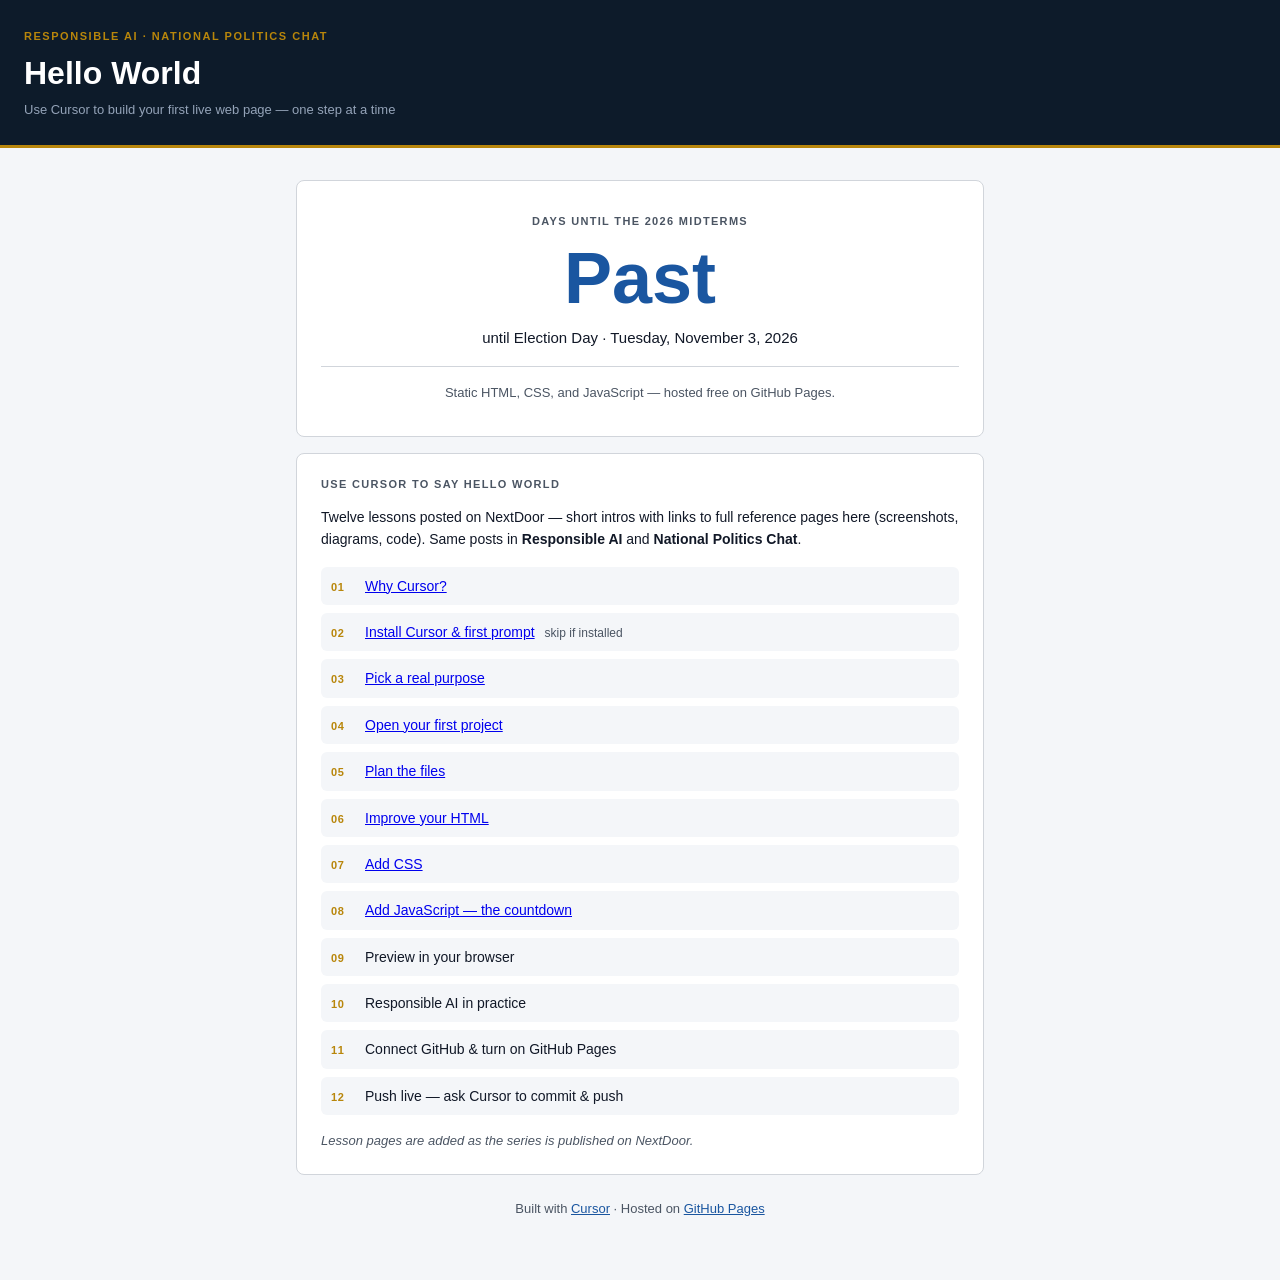
<file: index.html>
<!DOCTYPE html>

<!-- -------------------------------------------------------------

 Page Name: index.html

 Purpose:   Hello World — midterm countdown + Cursor journey series

 Deploy:    GitHub Pages (https://nbk5876.github.io/hello-world/)

 Created:   5/29/2026

-------------------------------------------------------------- -->

<html lang="en">

<head>

  <meta charset="UTF-8">

  <meta name="viewport" content="width=device-width, initial-scale=1.0">

  <title>Hello World · Use Cursor to Say Hello World</title>

  <!-- Google Analytics -->
  <script async src="https://www.googletagmanager.com/gtag/js?id=G-291QNWCB1H"></script>
  <script>
    window.dataLayer = window.dataLayer || [];
    function gtag(){dataLayer.push(arguments);}
    gtag('js', new Date());
    gtag('config', 'G-291QNWCB1H');
  </script>

  <meta name="description" content="Days until the November 2026 midterm elections — and a step-by-step Cursor journey for NextDoor groups Responsible AI and National Politics Chat.">

  <link rel="icon" href="favicon/favicon.ico" sizes="any">
  <link rel="icon" href="favicon/favicon.svg" type="image/svg+xml">
  <link rel="icon" type="image/png" href="favicon/favicon-96x96.png" sizes="96x96">
  <link rel="apple-touch-icon" href="favicon/apple-touch-icon.png">
  <link rel="manifest" href="favicon/site.webmanifest">

  <link rel="stylesheet" href="css/style.css">

</head>

<body>

  <header class="page-header">

    <p class="eyebrow">Responsible AI · National Politics Chat</p>

    <h1>Hello World</h1>

    <p class="sub">Use Cursor to build your first live web page — one step at a time</p>

  </header>



  <main class="container">

    <section class="card countdown-card" aria-labelledby="countdown-title">

      <h2 id="countdown-title" class="card-title">Days until the 2026 midterms</h2>

      <p class="countdown-number" id="days-remaining" aria-live="polite">—</p>

      <p class="countdown-label">until Election Day · <time datetime="2026-11-03">Tuesday, November 3, 2026</time></p>

      <p class="countdown-note">Static HTML, CSS, and JavaScript — hosted free on GitHub Pages.</p>

    </section>



    <section class="card" aria-labelledby="series-title">

      <h2 id="series-title" class="card-title">Use Cursor to Say Hello World</h2>

      <p class="series-intro">

        Twelve lessons posted on NextDoor — short intros with links to full reference pages here

        (screenshots, diagrams, code). Same posts in <strong>Responsible AI</strong>

        and <strong>National Politics Chat</strong>.

      </p>

      <ol class="post-list">

        <li class="is-live">

          <span class="post-num">01</span>

          <a href="lessons/01-why-cursor.html">Why Cursor?</a>

        </li>

        <li class="is-live">
          <span class="post-num">02</span>
          <a href="lessons/02-install-cursor.html">Install Cursor &amp; first prompt</a>
          <em class="tag">skip if installed</em>
        </li>

        <li class="is-live">
          <span class="post-num">03</span>
          <a href="lessons/03-pick-a-purpose.html">Pick a real purpose</a>
        </li>

        <li class="is-live">
          <span class="post-num">04</span>
          <a href="lessons/04-open-project.html">Open your first project</a>
        </li>

        <li class="is-live">
          <span class="post-num">05</span>
          <a href="lessons/05-plan-files.html">Plan the files</a>
        </li>

        <li class="is-live">
          <span class="post-num">06</span>
          <a href="lessons/06-first-html.html">Improve your HTML</a>
        </li>

        <li class="is-live">
          <span class="post-num">07</span>
          <a href="lessons/07-add-css.html">Add CSS</a>
        </li>

        <li class="is-live">
          <span class="post-num">08</span>
          <a href="lessons/08-countdown-js.html">Add JavaScript — the countdown</a>
        </li>

        <li class="coming-soon"><span class="post-num">09</span> Preview in your browser</li>

        <li class="coming-soon"><span class="post-num">10</span> Responsible AI in practice</li>

        <li class="coming-soon"><span class="post-num">11</span> Connect GitHub &amp; turn on GitHub Pages</li>

        <li class="coming-soon"><span class="post-num">12</span> Push live — ask Cursor to commit &amp; push</li>

      </ol>

      <p class="series-note">Lesson pages are added as the series is published on NextDoor.</p>

    </section>



    <footer class="site-footer">

      <p>Built with <a href="https://cursor.com" target="_blank" rel="noopener">Cursor</a> · Hosted on <a href="https://pages.github.com/" target="_blank" rel="noopener">GitHub Pages</a></p>

    </footer>

  </main>



  <script src="js/countdown.js"></script>

</body>

</html>
</file>
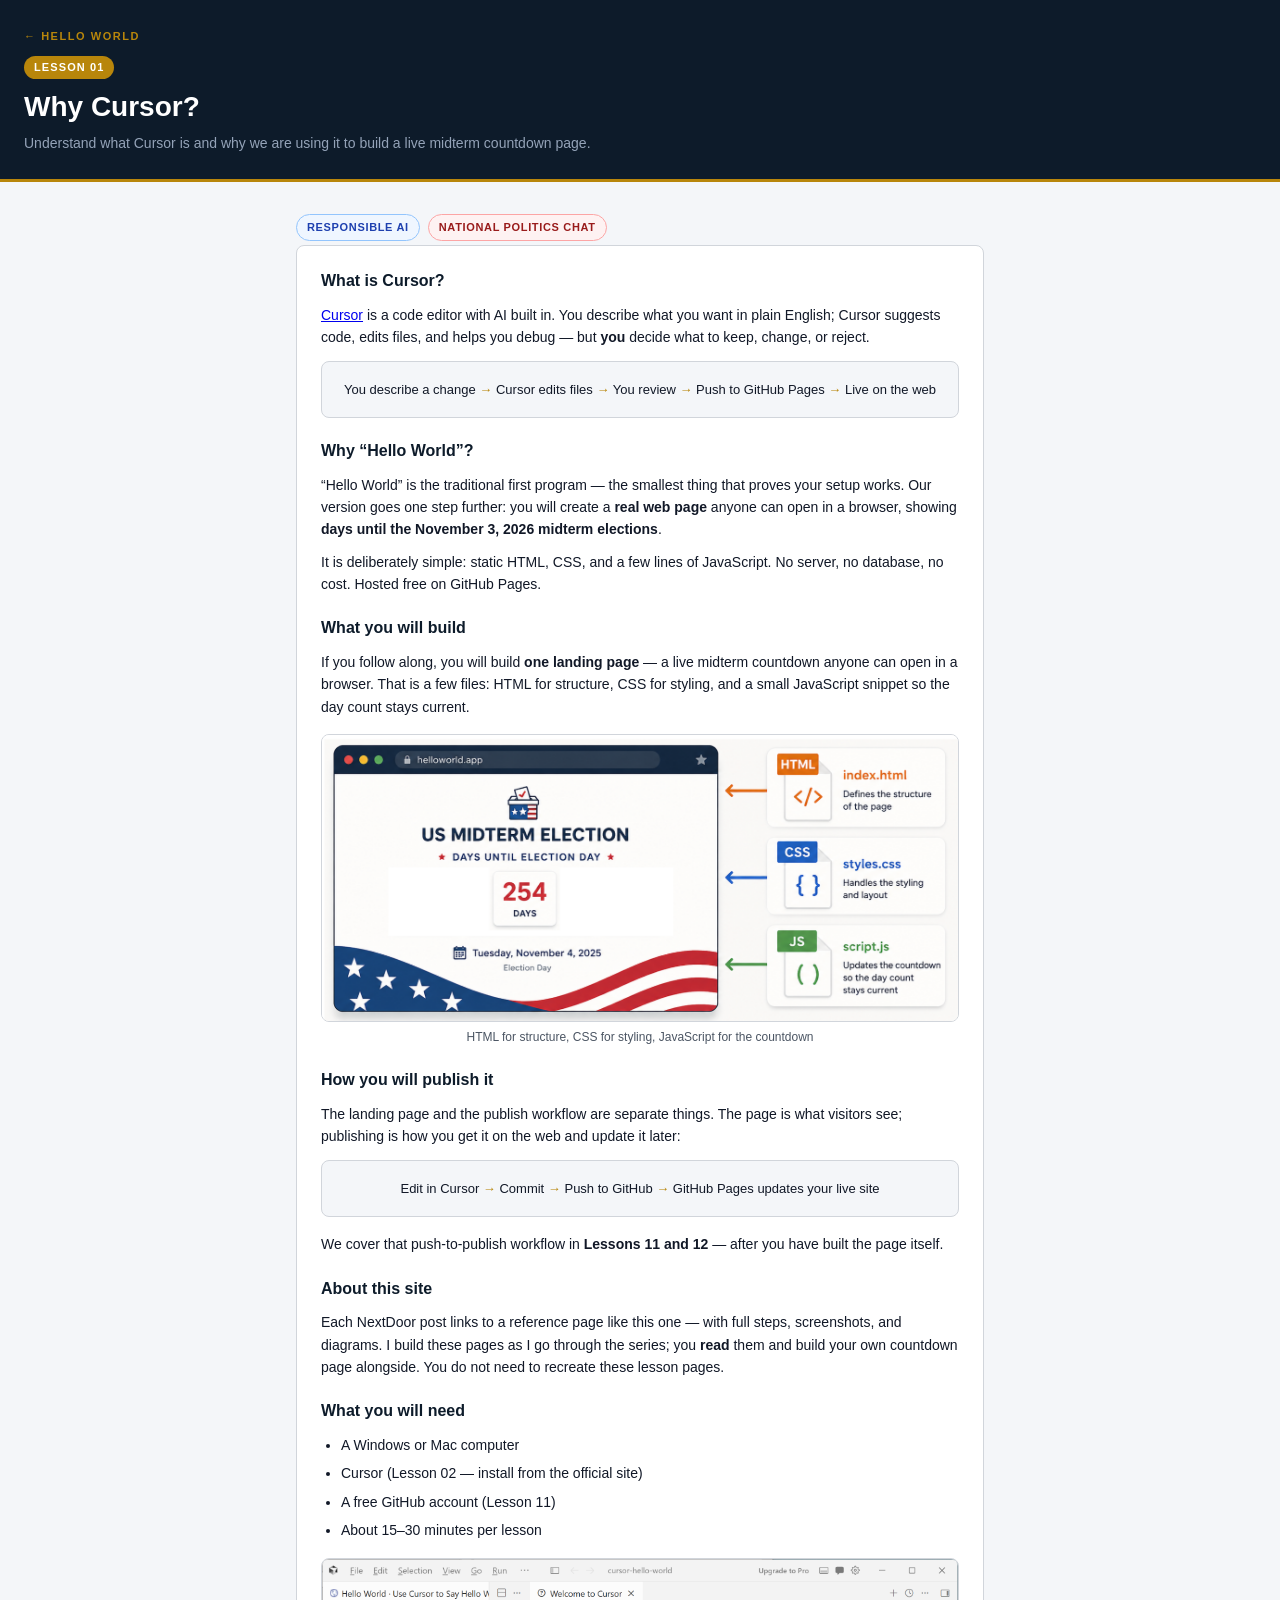
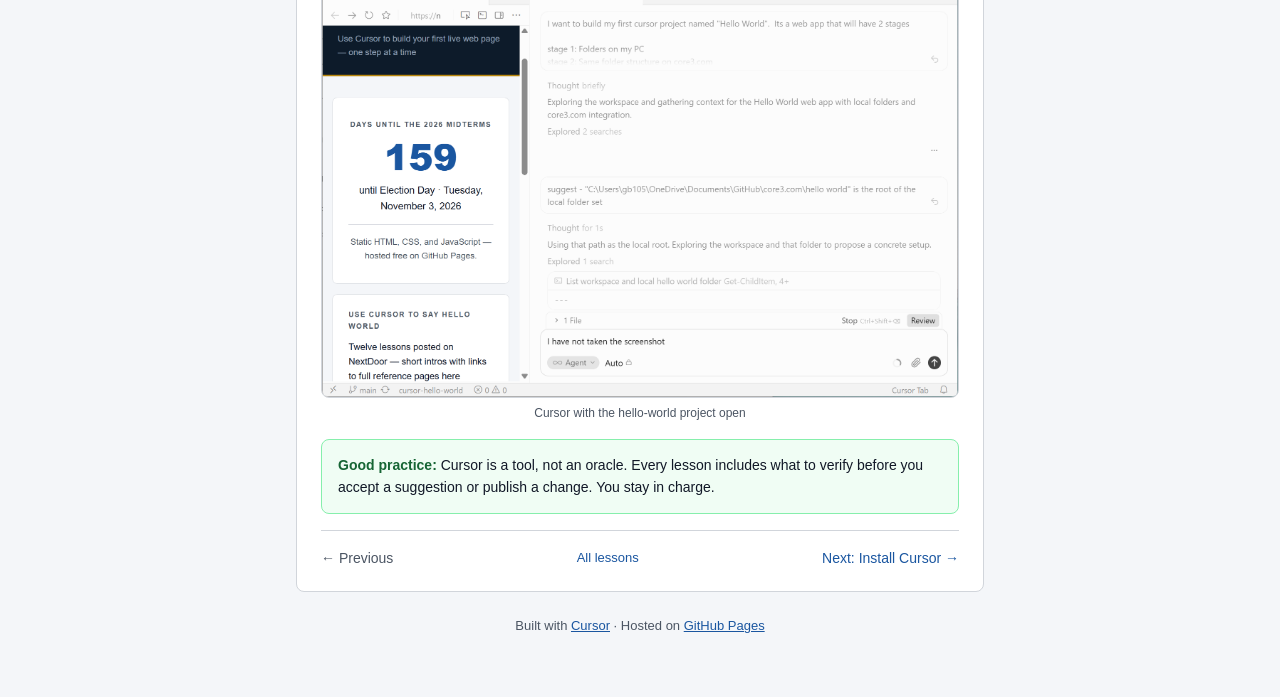
<file: lessons/01-why-cursor.html>
<!DOCTYPE html>
<!-- -------------------------------------------------------------
 Page Name: 01-why-cursor.html
 Purpose:    Lesson 01 reference — Why Cursor?
 Series:     Use Cursor to Say Hello World
 URL:        https://nbk5876.github.io/hello-world/lessons/01-why-cursor.html
 Created:    5/29/2026
-------------------------------------------------------------- -->
<html lang="en">
<head>
  <meta charset="UTF-8">
  <meta name="viewport" content="width=device-width, initial-scale=1.0">
  <title>Lesson 01 — Why Cursor? · Hello World</title>
  <!-- Google Analytics -->
  <script async src="https://www.googletagmanager.com/gtag/js?id=G-291QNWCB1H"></script>
  <script>
    window.dataLayer = window.dataLayer || [];
    function gtag(){dataLayer.push(arguments);}
    gtag('js', new Date());
    gtag('config', 'G-291QNWCB1H');
  </script>
  <meta name="description" content="Lesson 1: What Cursor is, why Hello World is a good first project, and how this series works for Responsible AI and National Politics Chat on NextDoor.">
  <link rel="icon" href="../favicon/favicon.ico" sizes="any">
  <link rel="icon" href="../favicon/favicon.svg" type="image/svg+xml">
  <link rel="icon" type="image/png" href="../favicon/favicon-96x96.png" sizes="96x96">
  <link rel="apple-touch-icon" href="../favicon/apple-touch-icon.png">
  <link rel="manifest" href="../favicon/site.webmanifest">
  <link rel="stylesheet" href="../css/style.css">
  <link rel="stylesheet" href="../css/lesson.css">
</head>
<body>
  <header class="page-header lesson-header">
    <p class="eyebrow"><a href="../index.html" style="color: var(--gold); text-decoration: none;">← Hello World</a></p>
    <p class="lesson-num">Lesson 01</p>
    <h1>Why Cursor?</h1>
    <p class="lesson-goal">Understand what Cursor is and why we are using it to build a live midterm countdown page.</p>
  </header>

  <main class="container">
    <div class="audience-tags" aria-label="NextDoor groups">
      <span class="audience-tag rai">Responsible AI</span>
      <span class="audience-tag npc">National Politics Chat</span>
    </div>

    <article class="card lesson-body">
      <h2>What is Cursor?</h2>
      <p>
        <a href="https://cursor.com" target="_blank" rel="noopener">Cursor</a> is a code editor with AI built in. You describe what you want in plain English; Cursor suggests code, edits files,
        and helps you debug — but <strong>you</strong> decide what to keep, change, or reject.
      </p>

      <div class="flow-diagram" role="img" aria-label="You describe a change, Cursor edits files, you review, then publish to GitHub Pages">
        You describe a change
        <span class="arrow">→</span> Cursor edits files
        <span class="arrow">→</span> You review
        <span class="arrow">→</span> Push to GitHub Pages
        <span class="arrow">→</span> Live on the web
      </div>

      <h2>Why “Hello World”?</h2>
      <p>
        “Hello World” is the traditional first program — the smallest thing that proves your setup works.
        Our version goes one step further: you will create a <strong>real web page</strong> anyone can open in a browser,
        showing <strong>days until the November 3, 2026 midterm elections</strong>.
      </p>
      <p>
        It is deliberately simple: static HTML, CSS, and a few lines of JavaScript.
        No server, no database, no cost. Hosted free on GitHub Pages.
      </p>

      <h2>What you will build</h2>
      <p>
        If you follow along, you will build <strong>one landing page</strong> — a live midterm countdown
        anyone can open in a browser. That is a few files: HTML for structure, CSS for styling, and a
        small JavaScript snippet so the day count stays current.
      </p>

      <figure class="figure">
        <img src="../assets/lessons/01/days-til-election.png"
             alt="Diagram of a midterm countdown page in a browser, with HTML, CSS, and JavaScript files pointing to structure, styling, and the live day count">
        <figcaption>HTML for structure, CSS for styling, JavaScript for the countdown</figcaption>
      </figure>

      <h2>How you will publish it</h2>
      <p>
        The landing page and the publish workflow are separate things. The page is what visitors see;
        publishing is how you get it on the web and update it later:
      </p>
      <div class="flow-diagram" role="img" aria-label="Edit in Cursor, commit, push to GitHub, GitHub Pages updates the live site">
        Edit in Cursor
        <span class="arrow">→</span> Commit
        <span class="arrow">→</span> Push to GitHub
        <span class="arrow">→</span> GitHub Pages updates your live site
      </div>
      <p>
        We cover that push-to-publish workflow in <strong>Lessons 11 and 12</strong> — after you have
        built the page itself.
      </p>

      <h2>About this site</h2>
      <p>
        Each NextDoor post links to a reference page like this one — with full steps, screenshots,
        and diagrams. I build these pages as I go through the series; you <strong>read</strong> them
        and build your own countdown page alongside. You do not need to recreate these lesson pages.
      </p>

      <h2>What you will need</h2>
      <ul>
        <li>A Windows or Mac computer</li>
        <li>Cursor (Lesson 02 — install from the official site)</li>
        <li>A free GitHub account (Lesson 11)</li>
        <li>About 15–30 minutes per lesson</li>
      </ul>

      <figure class="figure">
        <img src="../assets/lessons/01/hello-world-project-open.png"
             alt="Cursor editor with the hello-world project open in the file explorer and chat panel">
        <figcaption>Cursor with the hello-world project open</figcaption>
      </figure>

      <div class="practice-note">
        <strong>Good practice:</strong> Cursor is a tool, not an oracle. Every lesson includes
        what to verify before you accept a suggestion or publish a change. You stay in charge.
      </div>

      <nav class="lesson-nav" aria-label="Lesson navigation">
        <span class="disabled">← Previous</span>
        <a class="home-link" href="../index.html">All lessons</a>
        <a href="02-install-cursor.html">Next: Install Cursor →</a>
      </nav>
    </article>

    <footer class="site-footer">
      <p>Built with <a href="https://cursor.com" target="_blank" rel="noopener">Cursor</a> · Hosted on <a href="https://pages.github.com/" target="_blank" rel="noopener">GitHub Pages</a></p>
    </footer>
  </main>
</body>
</html>
</file>
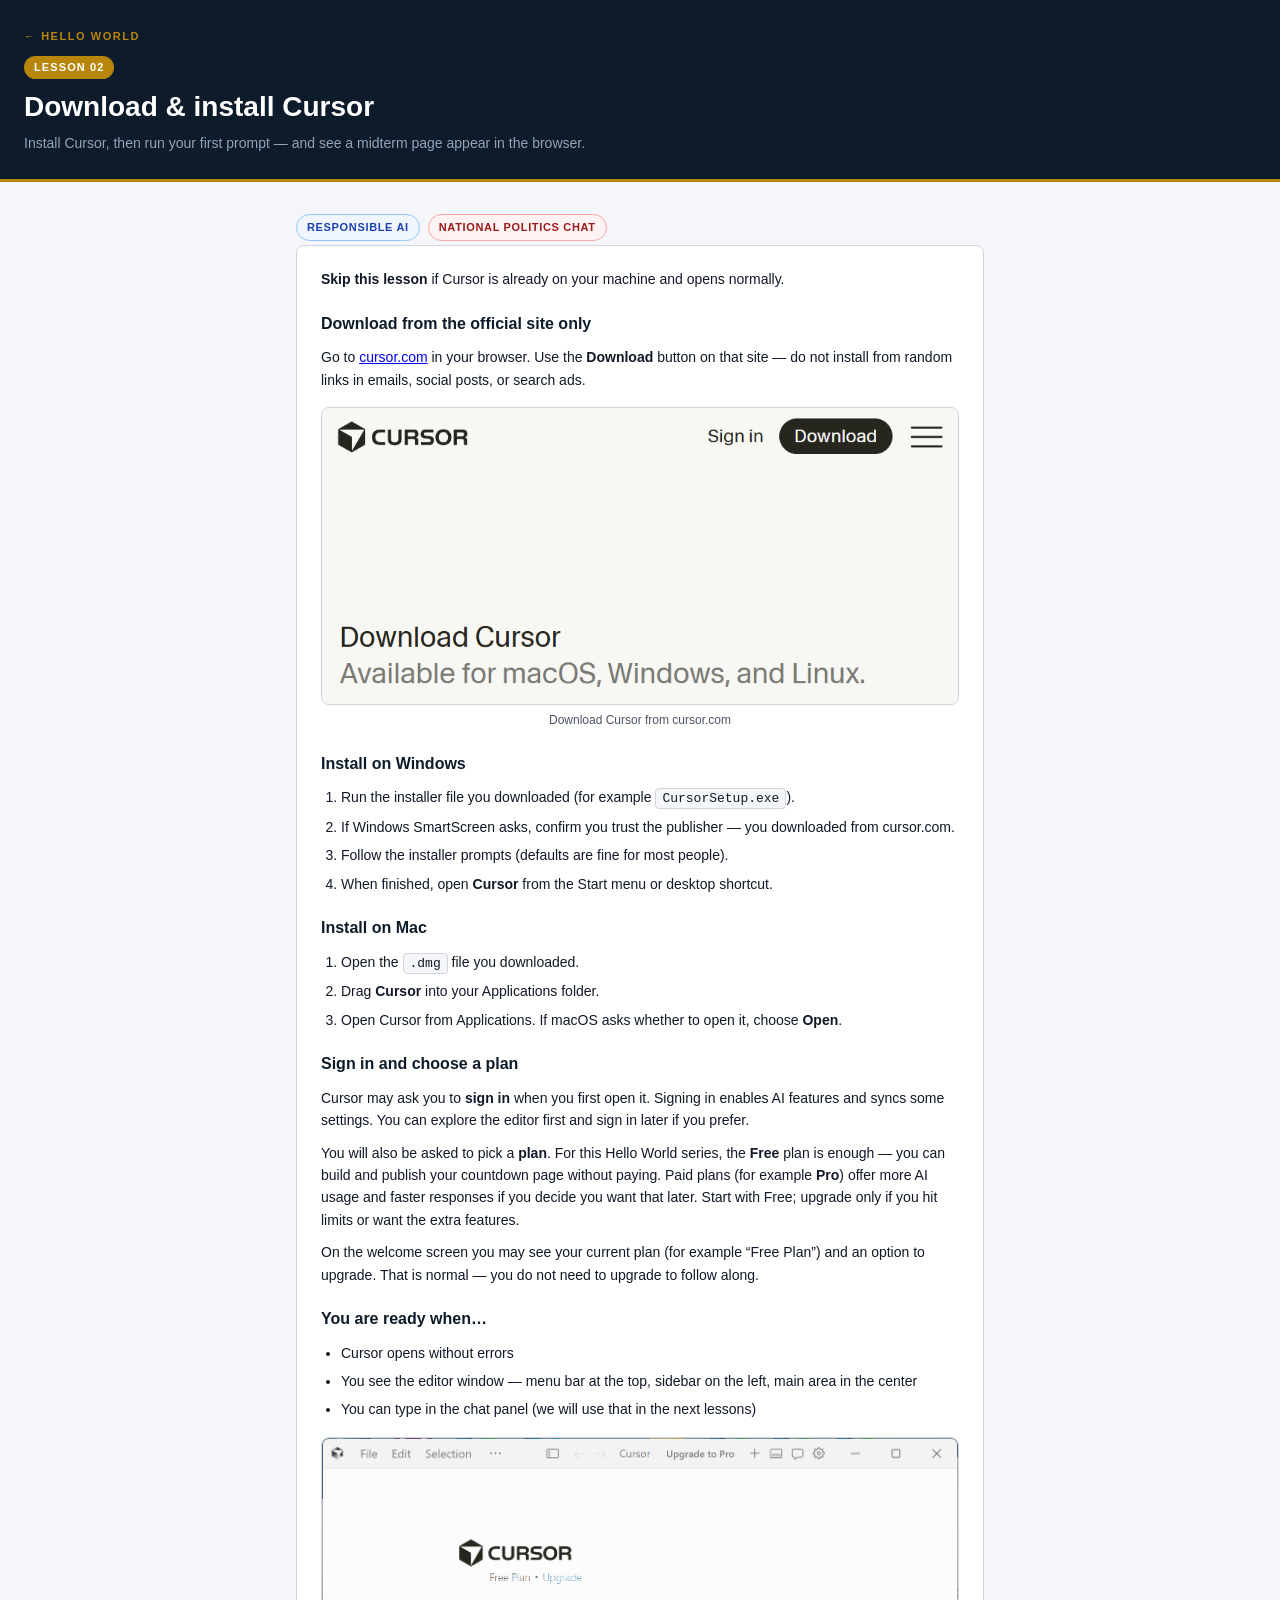
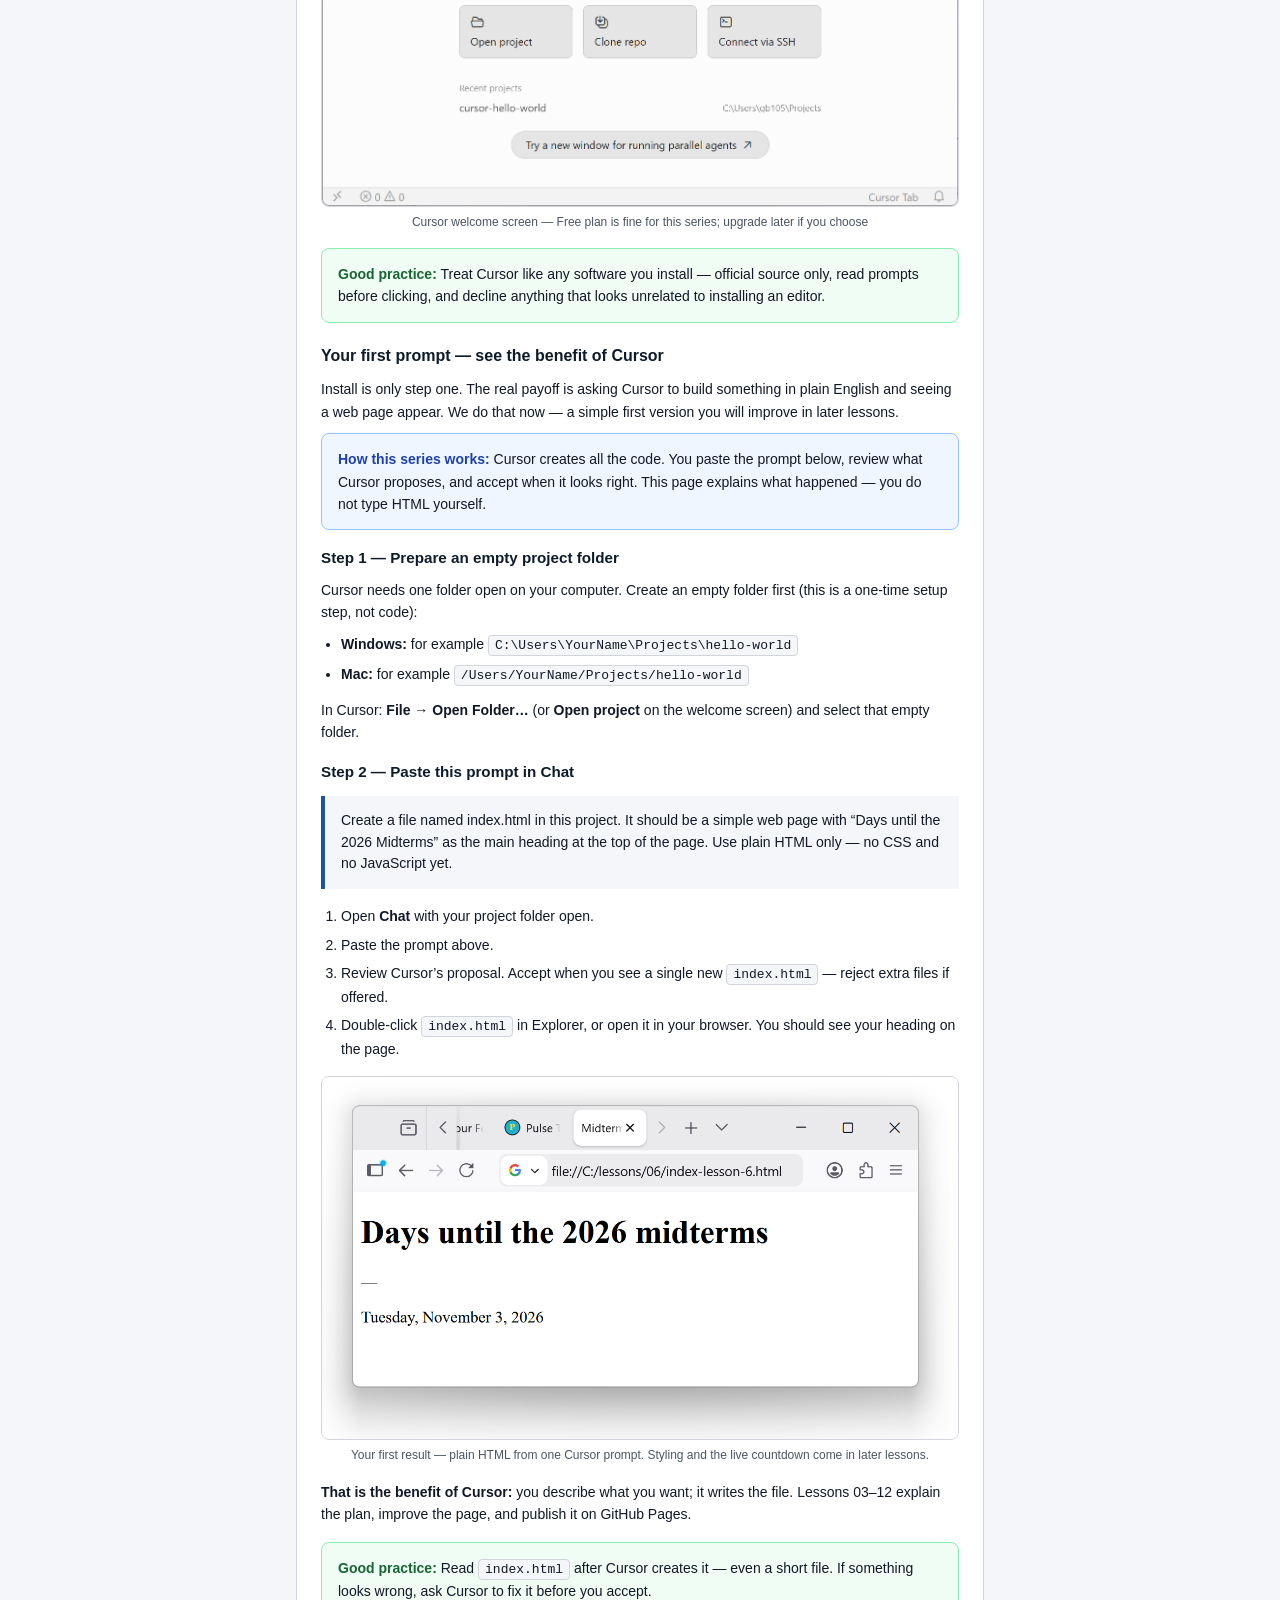
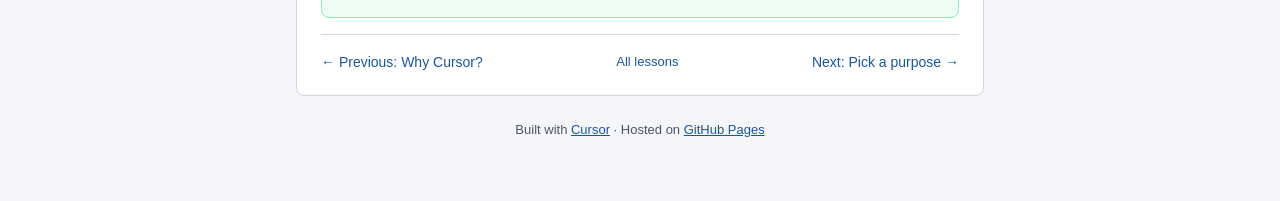
<file: lessons/02-install-cursor.html>
<!DOCTYPE html>
<!-- -------------------------------------------------------------
 Page Name: 02-install-cursor.html
 Purpose:    Lesson 02 reference — Download & install Cursor
 Series:     Use Cursor to Say Hello World
 URL:        https://nbk5876.github.io/hello-world/lessons/02-install-cursor.html
 Created:    5/30/2026
-------------------------------------------------------------- -->
<html lang="en">
<head>
  <meta charset="UTF-8">
  <meta name="viewport" content="width=device-width, initial-scale=1.0">
  <title>Lesson 02 — Install Cursor · Hello World</title>
  <!-- Google Analytics -->
  <script async src="https://www.googletagmanager.com/gtag/js?id=G-291QNWCB1H"></script>
  <script>
    window.dataLayer = window.dataLayer || [];
    function gtag(){dataLayer.push(arguments);}
    gtag('js', new Date());
    gtag('config', 'G-291QNWCB1H');
  </script>
  <meta name="description" content="Lesson 2: Install Cursor, choose a plan, run your first prompt, and see a Days until the 2026 Midterms page in your browser.">
  <link rel="icon" href="../favicon/favicon.ico" sizes="any">
  <link rel="icon" href="../favicon/favicon.svg" type="image/svg+xml">
  <link rel="icon" type="image/png" href="../favicon/favicon-96x96.png" sizes="96x96">
  <link rel="apple-touch-icon" href="../favicon/apple-touch-icon.png">
  <link rel="manifest" href="../favicon/site.webmanifest">
  <link rel="stylesheet" href="../css/style.css">
  <link rel="stylesheet" href="../css/lesson.css">
</head>
<body>
  <header class="page-header lesson-header">
    <p class="eyebrow"><a href="../index.html" style="color: var(--gold); text-decoration: none;">← Hello World</a></p>
    <p class="lesson-num">Lesson 02</p>
    <h1>Download &amp; install Cursor</h1>
    <p class="lesson-goal">Install Cursor, then run your first prompt — and see a midterm page appear in the browser.</p>
  </header>

  <main class="container">
    <div class="audience-tags" aria-label="NextDoor groups">
      <span class="audience-tag rai">Responsible AI</span>
      <span class="audience-tag npc">National Politics Chat</span>
    </div>

    <article class="card lesson-body">
      <p class="series-intro" style="margin-bottom: 16px;">
        <strong>Skip this lesson</strong> if Cursor is already on your machine and opens normally.
      </p>

      <h2>Download from the official site only</h2>
      <p>
        Go to <a href="https://cursor.com" target="_blank" rel="noopener">cursor.com</a> in your browser.
        Use the <strong>Download</strong> button on that site — do not install from random links in emails,
        social posts, or search ads.
      </p>

      <figure class="figure">
        <img src="../assets/lessons/02/cursor-download-page.png"
             alt="cursor.com home page with the Download button">
        <figcaption>Download Cursor from cursor.com</figcaption>
      </figure>

      <h2>Install on Windows</h2>
      <ol>
        <li>Run the installer file you downloaded (for example <code>CursorSetup.exe</code>).</li>
        <li>If Windows SmartScreen asks, confirm you trust the publisher — you downloaded from cursor.com.</li>
        <li>Follow the installer prompts (defaults are fine for most people).</li>
        <li>When finished, open <strong>Cursor</strong> from the Start menu or desktop shortcut.</li>
      </ol>

      <h2>Install on Mac</h2>
      <ol>
        <li>Open the <code>.dmg</code> file you downloaded.</li>
        <li>Drag <strong>Cursor</strong> into your Applications folder.</li>
        <li>Open Cursor from Applications. If macOS asks whether to open it, choose <strong>Open</strong>.</li>
      </ol>

      <h2>Sign in and choose a plan</h2>
      <p>
        Cursor may ask you to <strong>sign in</strong> when you first open it. Signing in enables AI features
        and syncs some settings. You can explore the editor first and sign in later if you prefer.
      </p>
      <p>
        You will also be asked to pick a <strong>plan</strong>. For this Hello World series, the
        <strong>Free</strong> plan is enough — you can build and publish your countdown page without paying.
        Paid plans (for example <strong>Pro</strong>) offer more AI usage and faster responses if you decide
        you want that later. Start with Free; upgrade only if you hit limits or want the extra features.
      </p>
      <p>
        On the welcome screen you may see your current plan (for example “Free Plan”) and an option to upgrade.
        That is normal — you do not need to upgrade to follow along.
      </p>

      <h2>You are ready when…</h2>
      <ul>
        <li>Cursor opens without errors</li>
        <li>You see the editor window — menu bar at the top, sidebar on the left, main area in the center</li>
        <li>You can type in the chat panel (we will use that in the next lessons)</li>
      </ul>

      <figure class="figure">
        <img src="../assets/lessons/02/cursor-first-launch-page.png"
             alt="Cursor welcome screen with Open project, Clone repo, and recent projects">
        <figcaption>Cursor welcome screen — Free plan is fine for this series; upgrade later if you choose</figcaption>
      </figure>

      <div class="practice-note">
        <strong>Good practice:</strong> Treat Cursor like any software you install — official source only,
        read prompts before clicking, and decline anything that looks unrelated to installing an editor.
      </div>

      <h2>Your first prompt — see the benefit of Cursor</h2>
      <p>
        Install is only step one. The real payoff is asking Cursor to build something in plain English
        and seeing a web page appear. We do that now — a simple first version you will improve in later lessons.
      </p>

      <div class="approach-note">
        <strong>How this series works:</strong> Cursor creates all the code. You paste the prompt below,
        review what Cursor proposes, and accept when it looks right. This page explains what happened —
        you do not type HTML yourself.
      </div>

      <h3>Step 1 — Prepare an empty project folder</h3>
      <p>
        Cursor needs one folder open on your computer. Create an empty folder first (this is a one-time setup step,
        not code):
      </p>
      <ul>
        <li><strong>Windows:</strong> for example <code>C:\Users\YourName\Projects\hello-world</code></li>
        <li><strong>Mac:</strong> for example <code>/Users/YourName/Projects/hello-world</code></li>
      </ul>
      <p>
        In Cursor: <strong>File → Open Folder…</strong> (or <strong>Open project</strong> on the welcome screen)
        and select that empty folder.
      </p>

      <h3>Step 2 — Paste this prompt in Chat</h3>
      <blockquote class="chat-prompt">
        Create a file named index.html in this project. It should be a simple web page with
        “Days until the 2026 Midterms” as the main heading at the top of the page.
        Use plain HTML only — no CSS and no JavaScript yet.
      </blockquote>
      <ol>
        <li>Open <strong>Chat</strong> with your project folder open.</li>
        <li>Paste the prompt above.</li>
        <li>Review Cursor’s proposal. Accept when you see a single new <code>index.html</code> — reject extra files if offered.</li>
        <li>Double-click <code>index.html</code> in Explorer, or open it in your browser. You should see your heading on the page.</li>
      </ol>

      <figure class="figure">
        <img src="../assets/lessons/06/hello-world-first-look.png"
             alt="Simple web page in the browser showing Days until the 2026 Midterms as the main heading">
        <figcaption>Your first result — plain HTML from one Cursor prompt. Styling and the live countdown come in later lessons.</figcaption>
      </figure>

      <p>
        <strong>That is the benefit of Cursor:</strong> you describe what you want; it writes the file.
        Lessons 03–12 explain the plan, improve the page, and publish it on GitHub Pages.
      </p>

      <div class="practice-note">
        <strong>Good practice:</strong> Read <code>index.html</code> after Cursor creates it — even a short file.
        If something looks wrong, ask Cursor to fix it before you accept.
      </div>

      <nav class="lesson-nav" aria-label="Lesson navigation">
        <a href="01-why-cursor.html">← Previous: Why Cursor?</a>
        <a class="home-link" href="../index.html">All lessons</a>
        <a href="03-pick-a-purpose.html">Next: Pick a purpose →</a>
      </nav>
    </article>

    <footer class="site-footer">
      <p>Built with <a href="https://cursor.com" target="_blank" rel="noopener">Cursor</a> · Hosted on <a href="https://pages.github.com/" target="_blank" rel="noopener">GitHub Pages</a></p>
    </footer>
  </main>
</body>
</html>
</file>
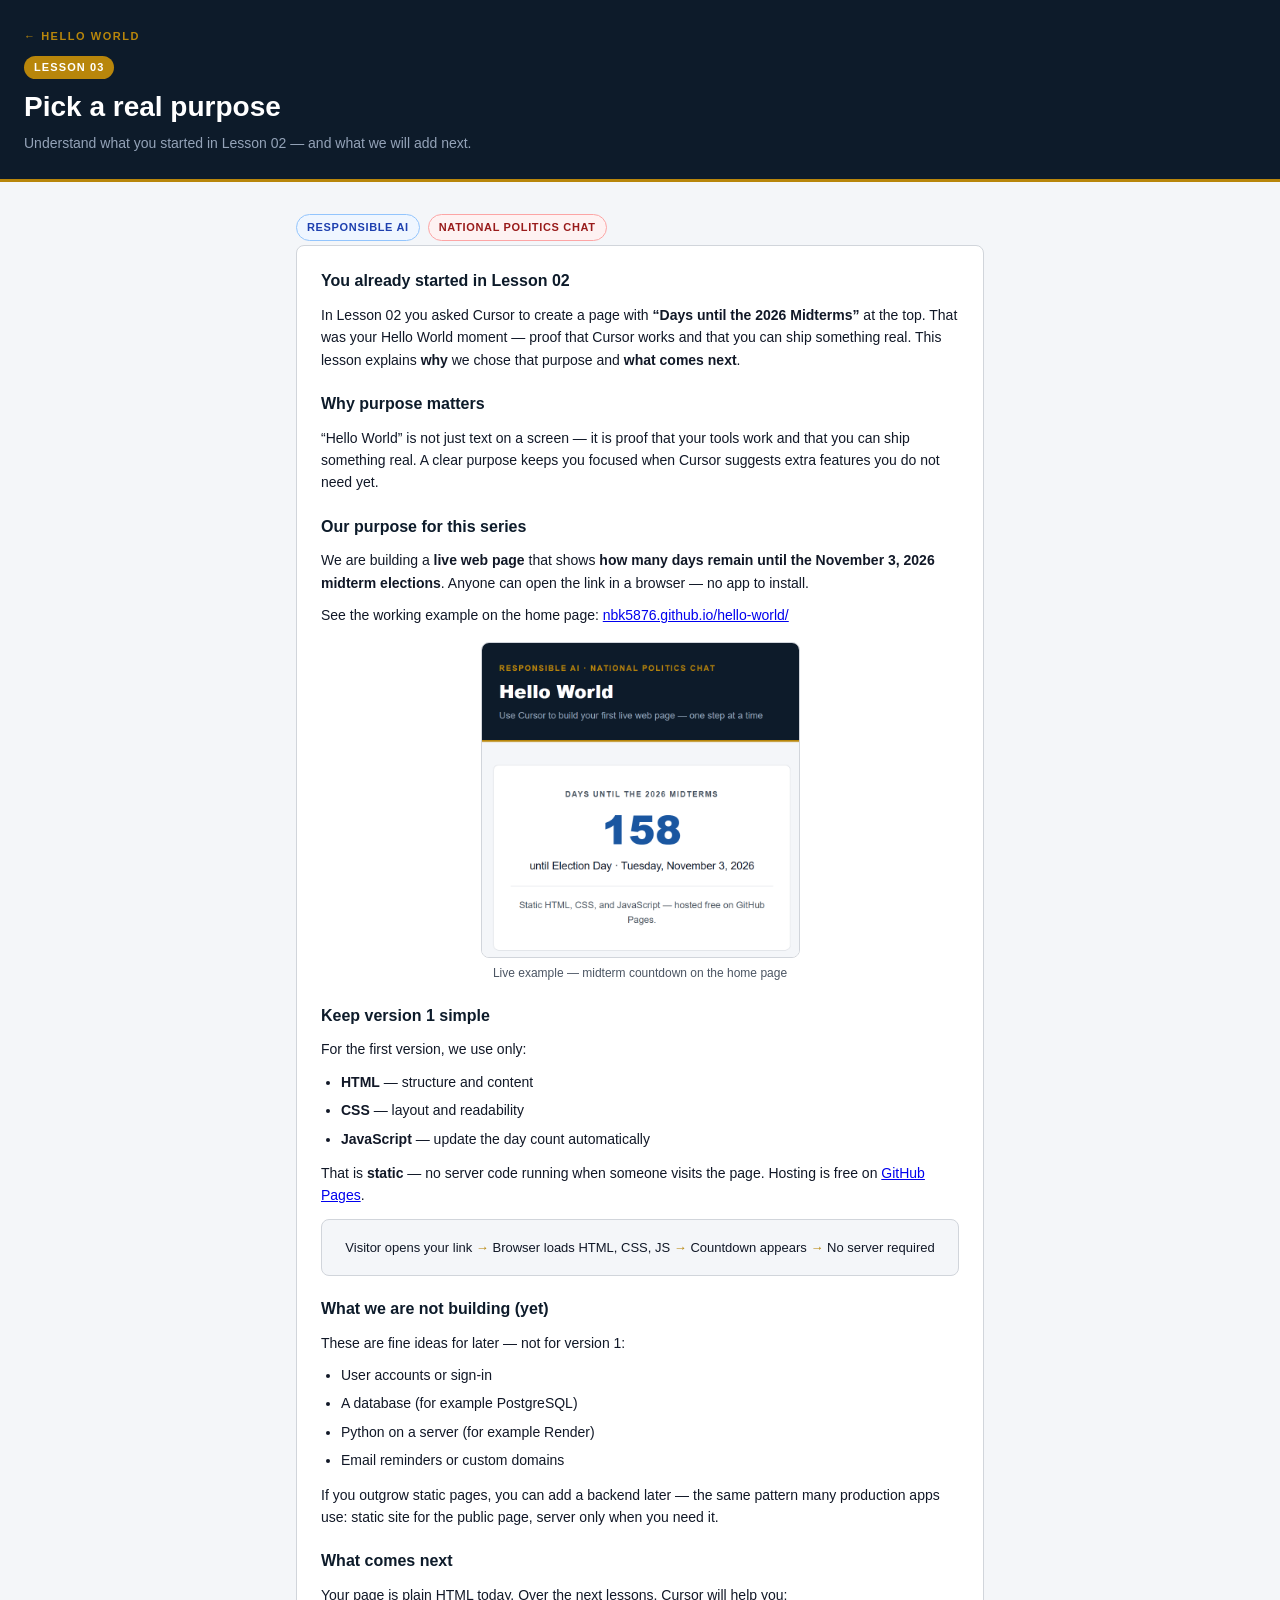
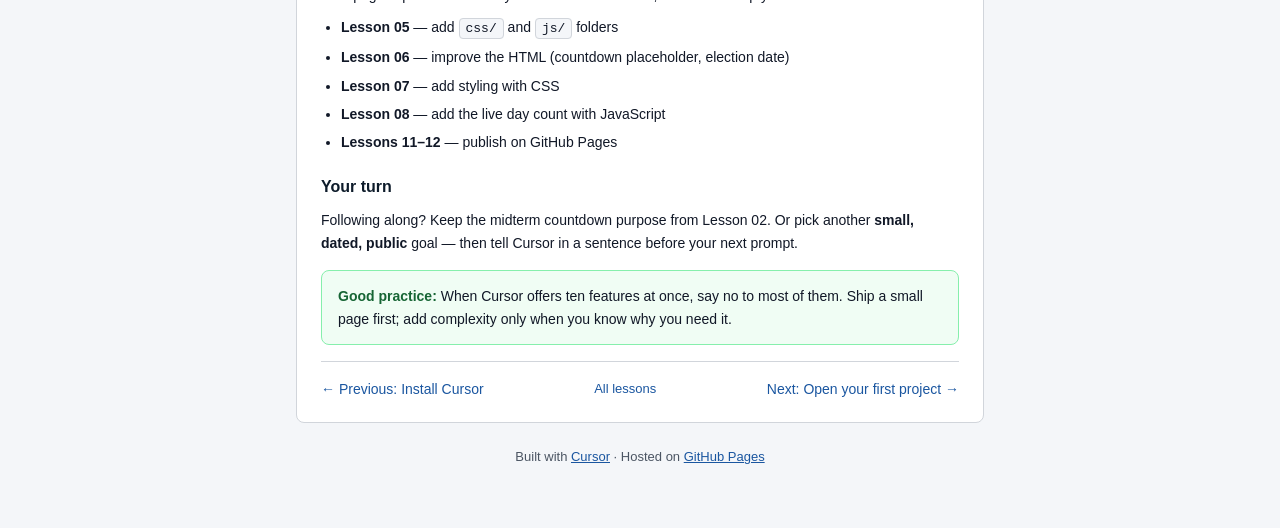
<file: lessons/03-pick-a-purpose.html>
<!DOCTYPE html>
<!-- -------------------------------------------------------------
 Page Name: 03-pick-a-purpose.html
 Purpose:    Lesson 03 reference — Pick a real purpose
 Series:     Use Cursor to Say Hello World
 URL:        https://nbk5876.github.io/hello-world/lessons/03-pick-a-purpose.html
 Created:    5/30/2026
-------------------------------------------------------------- -->
<html lang="en">
<head>
  <meta charset="UTF-8">
  <meta name="viewport" content="width=device-width, initial-scale=1.0">
  <title>Lesson 03 — Pick a real purpose · Hello World</title>
  <!-- Google Analytics -->
  <script async src="https://www.googletagmanager.com/gtag/js?id=G-291QNWCB1H"></script>
  <script>
    window.dataLayer = window.dataLayer || [];
    function gtag(){dataLayer.push(arguments);}
    gtag('js', new Date());
    gtag('config', 'G-291QNWCB1H');
  </script>
  <meta name="description" content="Lesson 3: Choose a small, real project — a midterm countdown page — and keep version 1 simple with static HTML, CSS, and JavaScript on GitHub Pages.">
  <link rel="icon" href="../favicon/favicon.ico" sizes="any">
  <link rel="icon" href="../favicon/favicon.svg" type="image/svg+xml">
  <link rel="icon" type="image/png" href="../favicon/favicon-96x96.png" sizes="96x96">
  <link rel="apple-touch-icon" href="../favicon/apple-touch-icon.png">
  <link rel="manifest" href="../favicon/site.webmanifest">
  <link rel="stylesheet" href="../css/style.css">
  <link rel="stylesheet" href="../css/lesson.css">
</head>
<body>
  <header class="page-header lesson-header">
    <p class="eyebrow"><a href="../index.html" style="color: var(--gold); text-decoration: none;">← Hello World</a></p>
    <p class="lesson-num">Lesson 03</p>
    <h1>Pick a real purpose</h1>
    <p class="lesson-goal">Understand what you started in Lesson 02 — and what we will add next.</p>
  </header>

  <main class="container">
    <div class="audience-tags" aria-label="NextDoor groups">
      <span class="audience-tag rai">Responsible AI</span>
      <span class="audience-tag npc">National Politics Chat</span>
    </div>

    <article class="card lesson-body">
      <h2>You already started in Lesson 02</h2>
      <p>
        In Lesson 02 you asked Cursor to create a page with
        <strong>“Days until the 2026 Midterms”</strong> at the top. That was your Hello World moment —
        proof that Cursor works and that you can ship something real. This lesson explains
        <strong>why</strong> we chose that purpose and <strong>what comes next</strong>.
      </p>

      <h2>Why purpose matters</h2>
      <p>
        “Hello World” is not just text on a screen — it is proof that your tools work and that you can
        ship something real. A clear purpose keeps you focused when Cursor suggests extra features you
        do not need yet.
      </p>

      <h2>Our purpose for this series</h2>
      <p>
        We are building a <strong>live web page</strong> that shows
        <strong>how many days remain until the November 3, 2026 midterm elections</strong>.
        Anyone can open the link in a browser — no app to install.
      </p>
      <p>
        See the working example on the home page:
        <a href="../index.html">nbk5876.github.io/hello-world/</a>
      </p>

      <figure class="figure figure-half">
        <img src="../assets/lessons/03/home-page.png"
             alt="Hello World home page showing days until the 2026 midterm elections">
        <figcaption>Live example — midterm countdown on the home page</figcaption>
      </figure>

      <h2>Keep version 1 simple</h2>
      <p>For the first version, we use only:</p>
      <ul>
        <li><strong>HTML</strong> — structure and content</li>
        <li><strong>CSS</strong> — layout and readability</li>
        <li><strong>JavaScript</strong> — update the day count automatically</li>
      </ul>
      <p>
        That is <strong>static</strong> — no server code running when someone visits the page.
        Hosting is free on <a href="https://pages.github.com/" target="_blank" rel="noopener">GitHub Pages</a>.
      </p>

      <div class="flow-diagram" role="img" aria-label="Browser loads HTML CSS and JS from GitHub Pages">
        Visitor opens your link
        <span class="arrow">→</span> Browser loads HTML, CSS, JS
        <span class="arrow">→</span> Countdown appears
        <span class="arrow">→</span> No server required
      </div>

      <h2>What we are not building (yet)</h2>
      <p>These are fine ideas for later — not for version 1:</p>
      <ul>
        <li>User accounts or sign-in</li>
        <li>A database (for example PostgreSQL)</li>
        <li>Python on a server (for example Render)</li>
        <li>Email reminders or custom domains</li>
      </ul>
      <p>
        If you outgrow static pages, you can add a backend later — the same pattern many production
        apps use: static site for the public page, server only when you need it.
      </p>

      <h2>What comes next</h2>
      <p>Your page is plain HTML today. Over the next lessons, Cursor will help you:</p>
      <ul>
        <li><strong>Lesson 05</strong> — add <code>css/</code> and <code>js/</code> folders</li>
        <li><strong>Lesson 06</strong> — improve the HTML (countdown placeholder, election date)</li>
        <li><strong>Lesson 07</strong> — add styling with CSS</li>
        <li><strong>Lesson 08</strong> — add the live day count with JavaScript</li>
        <li><strong>Lessons 11–12</strong> — publish on GitHub Pages</li>
      </ul>

      <h2>Your turn</h2>
      <p>
        Following along? Keep the midterm countdown purpose from Lesson 02. Or pick another
        <strong>small, dated, public</strong> goal — then tell Cursor in a sentence before your next prompt.
      </p>

      <div class="practice-note">
        <strong>Good practice:</strong> When Cursor offers ten features at once, say no to most of them.
        Ship a small page first; add complexity only when you know why you need it.
      </div>

      <nav class="lesson-nav" aria-label="Lesson navigation">
        <a href="02-install-cursor.html">← Previous: Install Cursor</a>
        <a class="home-link" href="../index.html">All lessons</a>
        <a href="04-open-project.html">Next: Open your first project →</a>
      </nav>
    </article>

    <footer class="site-footer">
      <p>Built with <a href="https://cursor.com" target="_blank" rel="noopener">Cursor</a> · Hosted on <a href="https://pages.github.com/" target="_blank" rel="noopener">GitHub Pages</a></p>
    </footer>
  </main>
</body>
</html>
</file>
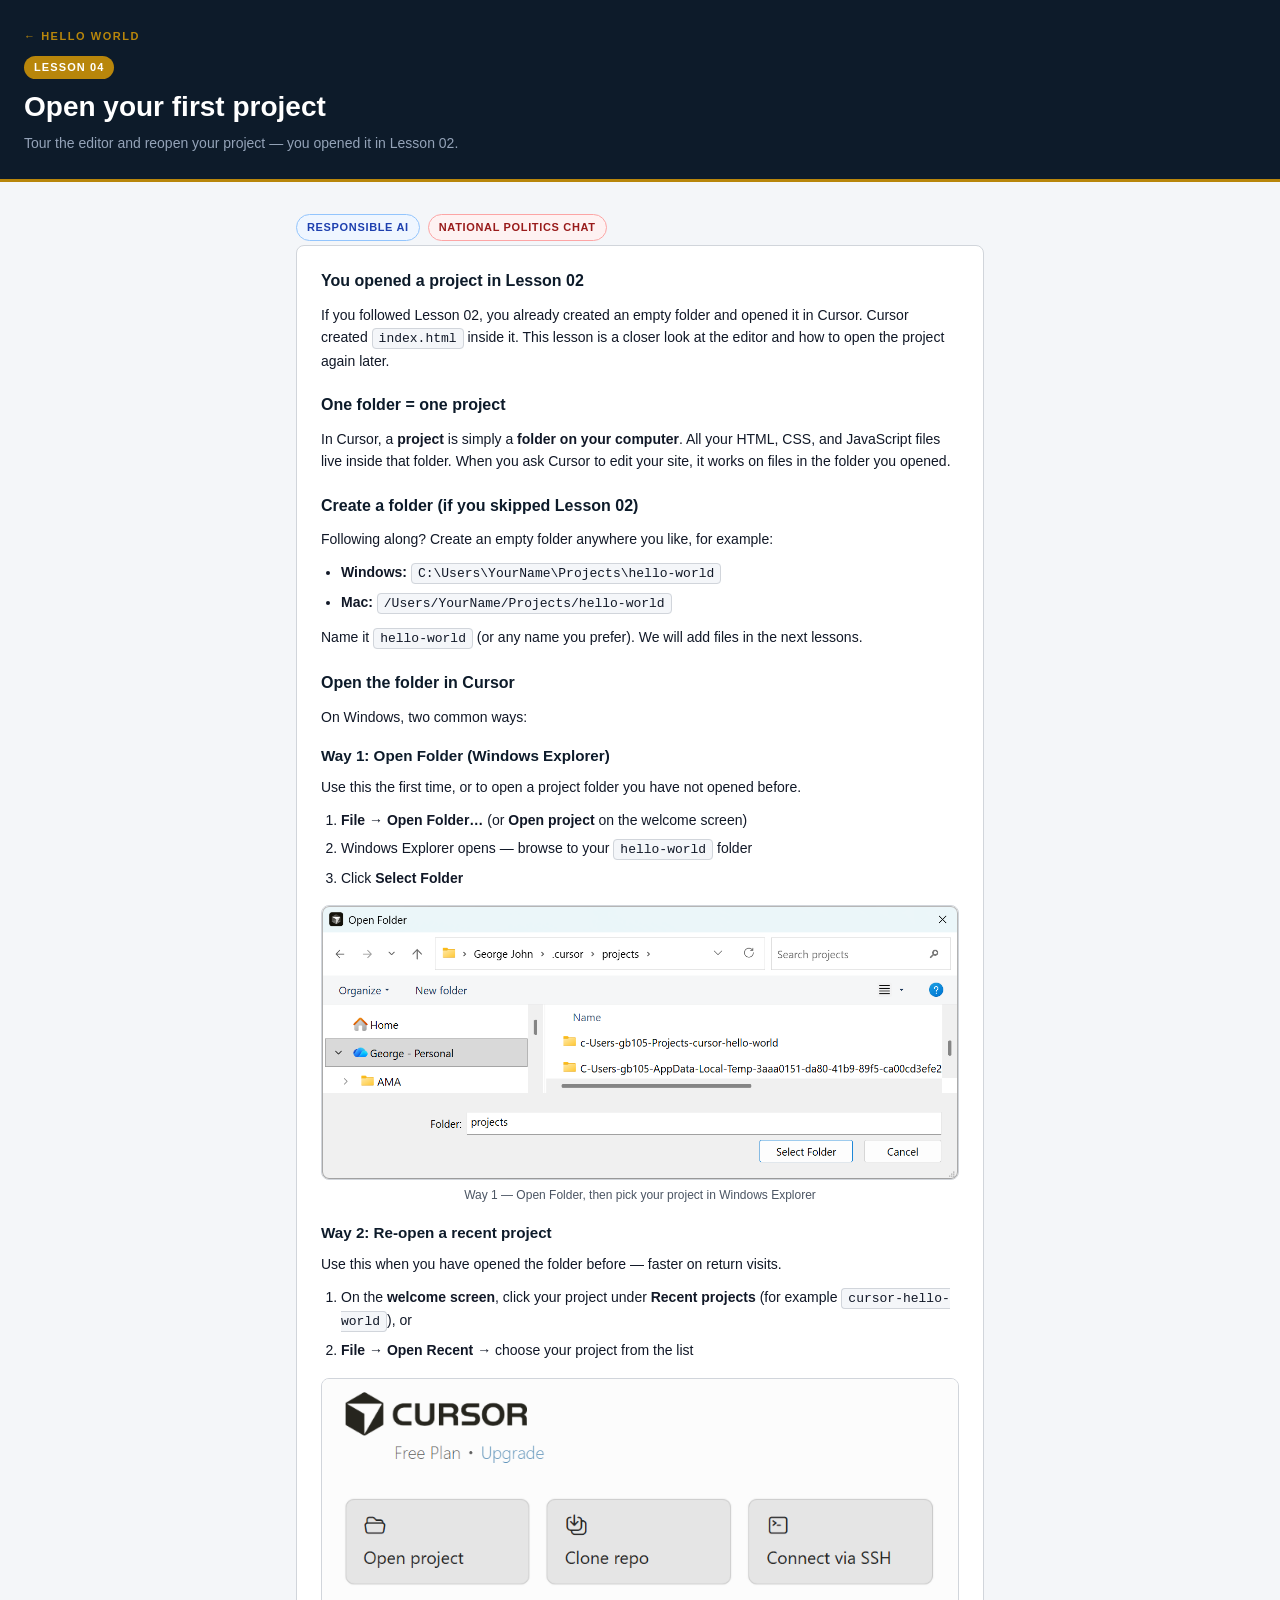
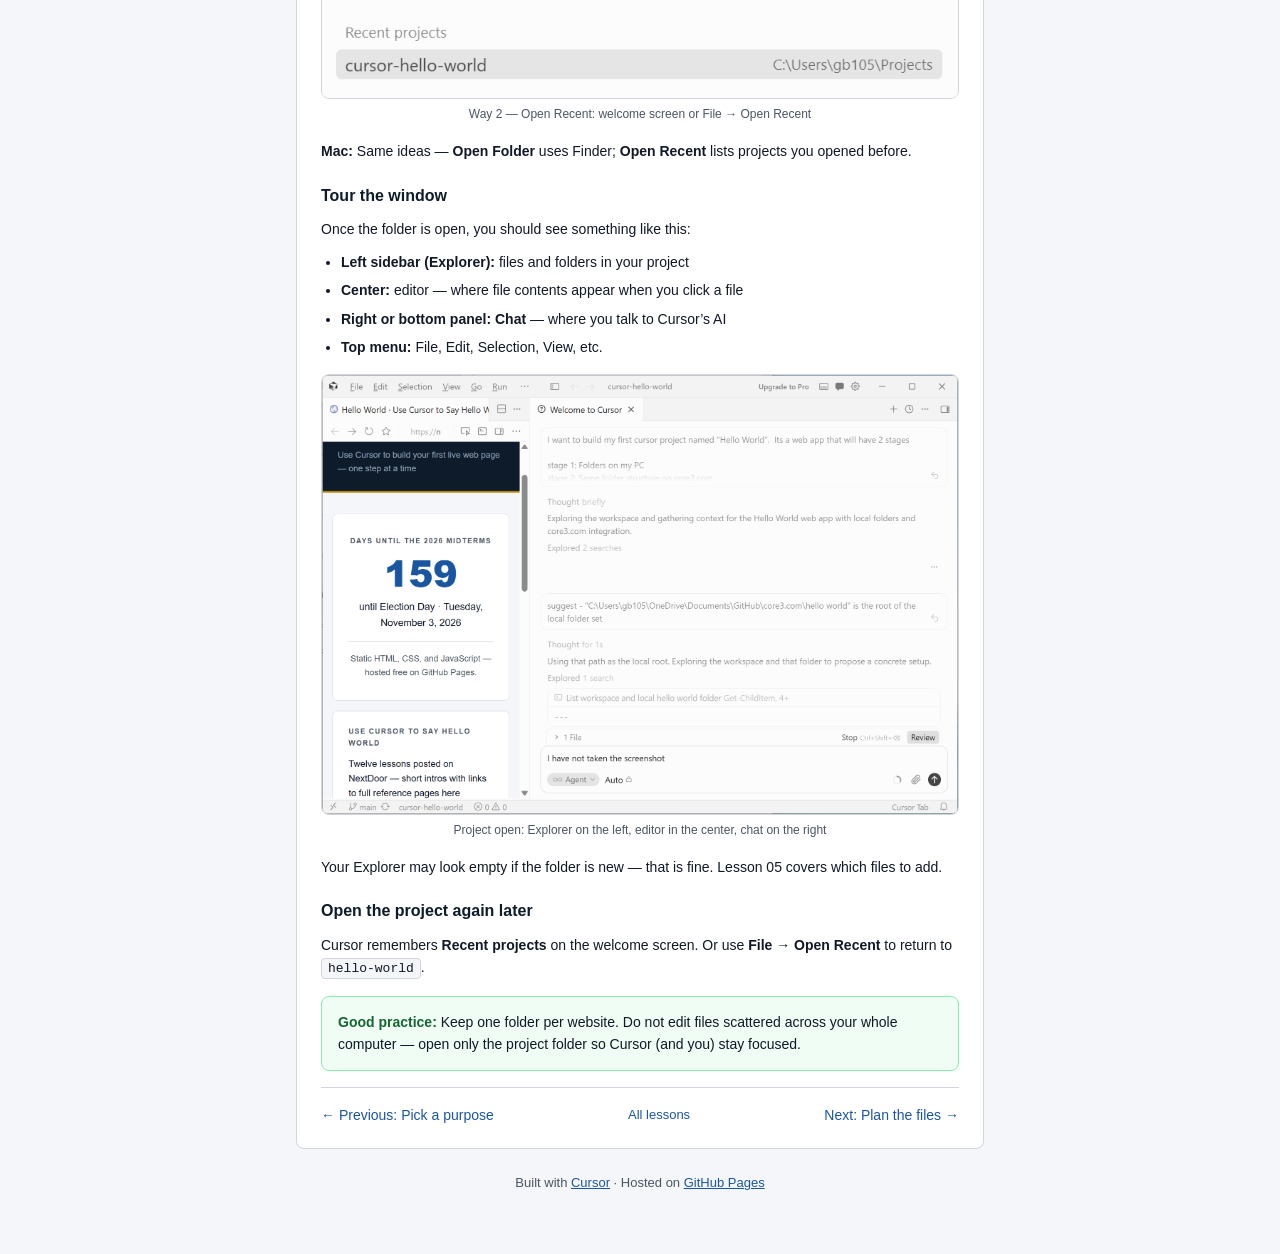
<file: lessons/04-open-project.html>
<!DOCTYPE html>
<!-- -------------------------------------------------------------
 Page Name: 04-open-project.html
 Purpose:    Lesson 04 reference — Open your first project
 Series:     Use Cursor to Say Hello World
 URL:        https://nbk5876.github.io/hello-world/lessons/04-open-project.html
 Created:    5/30/2026
-------------------------------------------------------------- -->
<html lang="en">
<head>
  <meta charset="UTF-8">
  <meta name="viewport" content="width=device-width, initial-scale=1.0">
  <title>Lesson 04 — Open your first project · Hello World</title>
  <!-- Google Analytics -->
  <script async src="https://www.googletagmanager.com/gtag/js?id=G-291QNWCB1H"></script>
  <script>
    window.dataLayer = window.dataLayer || [];
    function gtag(){dataLayer.push(arguments);}
    gtag('js', new Date());
    gtag('config', 'G-291QNWCB1H');
  </script>
  <meta name="description" content="Lesson 4: Open a project folder in Cursor, learn the main parts of the editor, and get ready to build your countdown page.">
  <link rel="icon" href="../favicon/favicon.ico" sizes="any">
  <link rel="icon" href="../favicon/favicon.svg" type="image/svg+xml">
  <link rel="icon" type="image/png" href="../favicon/favicon-96x96.png" sizes="96x96">
  <link rel="apple-touch-icon" href="../favicon/apple-touch-icon.png">
  <link rel="manifest" href="../favicon/site.webmanifest">
  <link rel="stylesheet" href="../css/style.css">
  <link rel="stylesheet" href="../css/lesson.css">
</head>
<body>
  <header class="page-header lesson-header">
    <p class="eyebrow"><a href="../index.html" style="color: var(--gold); text-decoration: none;">← Hello World</a></p>
    <p class="lesson-num">Lesson 04</p>
    <h1>Open your first project</h1>
    <p class="lesson-goal">Tour the editor and reopen your project — you opened it in Lesson 02.</p>
  </header>

  <main class="container">
    <div class="audience-tags" aria-label="NextDoor groups">
      <span class="audience-tag rai">Responsible AI</span>
      <span class="audience-tag npc">National Politics Chat</span>
    </div>

    <article class="card lesson-body">
      <h2>You opened a project in Lesson 02</h2>
      <p>
        If you followed Lesson 02, you already created an empty folder and opened it in Cursor.
        Cursor created <code>index.html</code> inside it. This lesson is a closer look at the editor
        and how to open the project again later.
      </p>

      <h2>One folder = one project</h2>
      <p>
        In Cursor, a <strong>project</strong> is simply a <strong>folder on your computer</strong>.
        All your HTML, CSS, and JavaScript files live inside that folder. When you ask Cursor to edit
        your site, it works on files in the folder you opened.
      </p>

      <h2>Create a folder (if you skipped Lesson 02)</h2>
      <p>Following along? Create an empty folder anywhere you like, for example:</p>
      <ul>
        <li><strong>Windows:</strong> <code>C:\Users\YourName\Projects\hello-world</code></li>
        <li><strong>Mac:</strong> <code>/Users/YourName/Projects/hello-world</code></li>
      </ul>
      <p>
        Name it <code>hello-world</code> (or any name you prefer). We will add files in the next lessons.
      </p>

      <h2>Open the folder in Cursor</h2>
      <p>On Windows, two common ways:</p>

      <h3>Way 1: Open Folder (Windows Explorer)</h3>
      <p>Use this the first time, or to open a project folder you have not opened before.</p>
      <ol>
        <li><strong>File → Open Folder…</strong> (or <strong>Open project</strong> on the welcome screen)</li>
        <li>Windows Explorer opens — browse to your <code>hello-world</code> folder</li>
        <li>Click <strong>Select Folder</strong></li>
      </ol>

      <figure class="figure">
        <img src="../assets/lessons/04/open-folder-w-windows-explorer.png"
             alt="Windows Explorer open after choosing File, Open Folder in Cursor">
        <figcaption>Way 1 — Open Folder, then pick your project in Windows Explorer</figcaption>
      </figure>

      <h3>Way 2: Re-open a recent project</h3>
      <p>Use this when you have opened the folder before — faster on return visits.</p>
      <ol>
        <li>On the <strong>welcome screen</strong>, click your project under <strong>Recent projects</strong>
          (for example <code>cursor-hello-world</code>), or</li>
        <li><strong>File → Open Recent</strong> → choose your project from the list</li>
      </ol>

      <figure class="figure">
        <img src="../assets/lessons/04/open-recent-folder.png"
             alt="Cursor welcome screen showing Recent projects, or File Open Recent">
        <figcaption>Way 2 — Open Recent: welcome screen or File → Open Recent</figcaption>
      </figure>

      <p>
        <strong>Mac:</strong> Same ideas — <strong>Open Folder</strong> uses Finder; <strong>Open Recent</strong>
        lists projects you opened before.
      </p>

      <h2>Tour the window</h2>
      <p>Once the folder is open, you should see something like this:</p>
      <ul>
        <li><strong>Left sidebar (Explorer):</strong> files and folders in your project</li>
        <li><strong>Center:</strong> editor — where file contents appear when you click a file</li>
        <li><strong>Right or bottom panel:</strong> <strong>Chat</strong> — where you talk to Cursor’s AI</li>
        <li><strong>Top menu:</strong> File, Edit, Selection, View, etc.</li>
      </ul>

      <figure class="figure">
        <img src="../assets/lessons/01/hello-world-project-open.png"
             alt="Cursor with the hello-world project open — file explorer, editor, and chat visible">
        <figcaption>Project open: Explorer on the left, editor in the center, chat on the right</figcaption>
      </figure>

      <p>
        Your Explorer may look empty if the folder is new — that is fine. Lesson 05 covers which files to add.
      </p>

      <h2>Open the project again later</h2>
      <p>
        Cursor remembers <strong>Recent projects</strong> on the welcome screen. Or use
        <strong>File → Open Recent</strong> to return to <code>hello-world</code>.
      </p>

      <div class="practice-note">
        <strong>Good practice:</strong> Keep one folder per website. Do not edit files scattered across
        your whole computer — open only the project folder so Cursor (and you) stay focused.
      </div>

      <nav class="lesson-nav" aria-label="Lesson navigation">
        <a href="03-pick-a-purpose.html">← Previous: Pick a purpose</a>
        <a class="home-link" href="../index.html">All lessons</a>
        <a href="05-plan-files.html">Next: Plan the files →</a>
      </nav>
    </article>

    <footer class="site-footer">
      <p>Built with <a href="https://cursor.com" target="_blank" rel="noopener">Cursor</a> · Hosted on <a href="https://pages.github.com/" target="_blank" rel="noopener">GitHub Pages</a></p>
    </footer>
  </main>
</body>
</html>
</file>
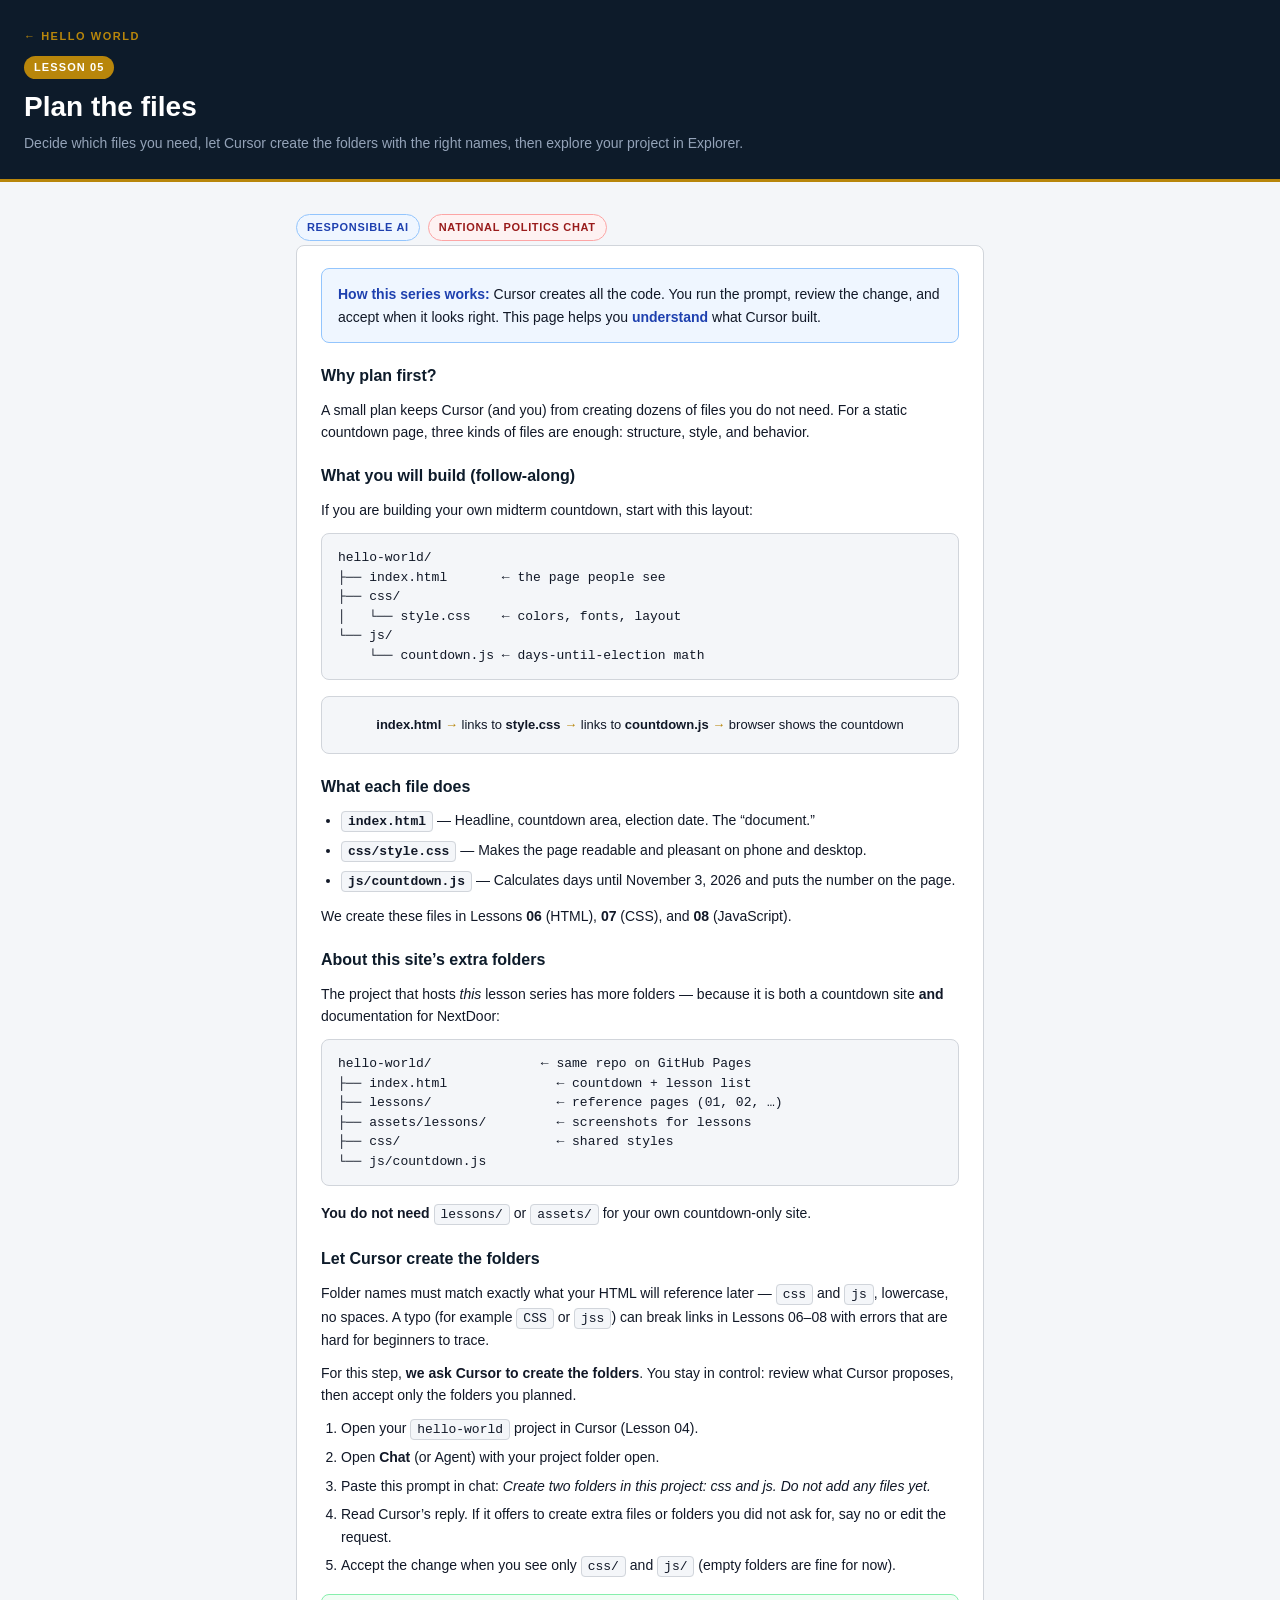
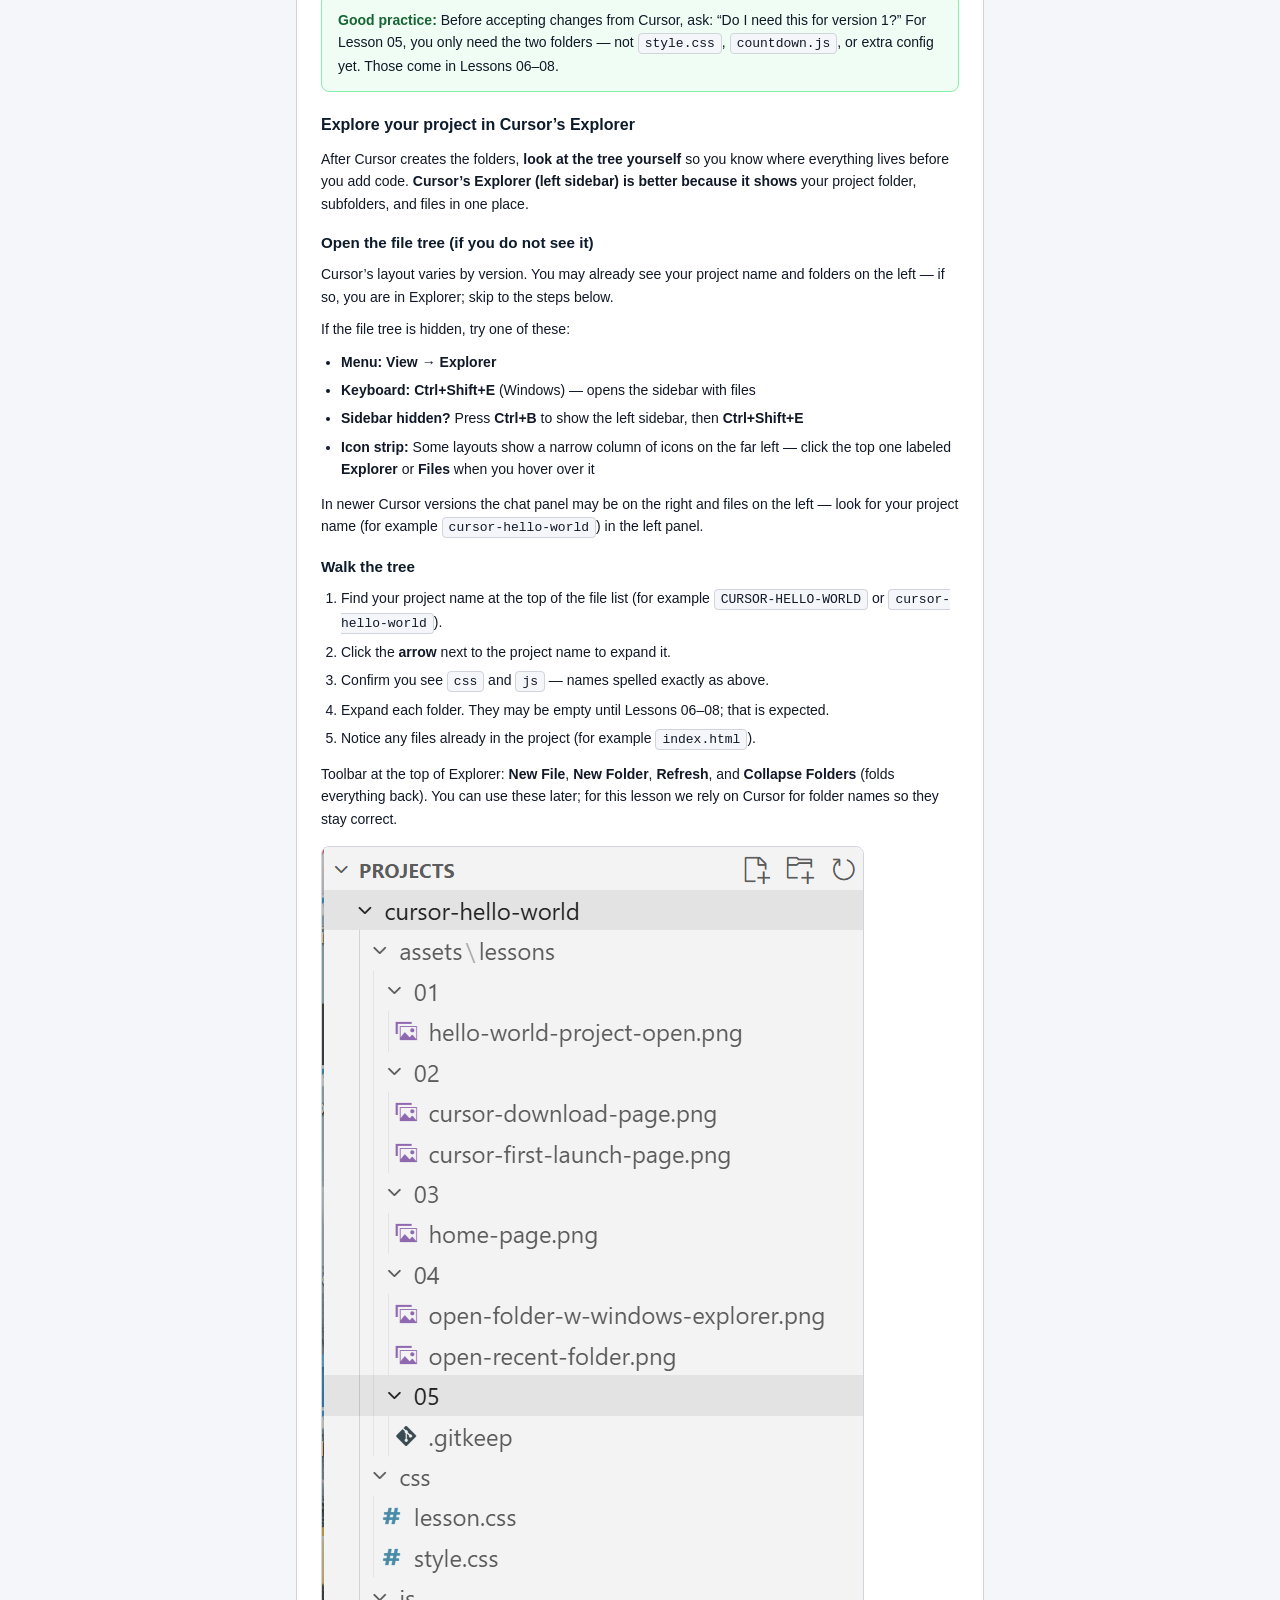
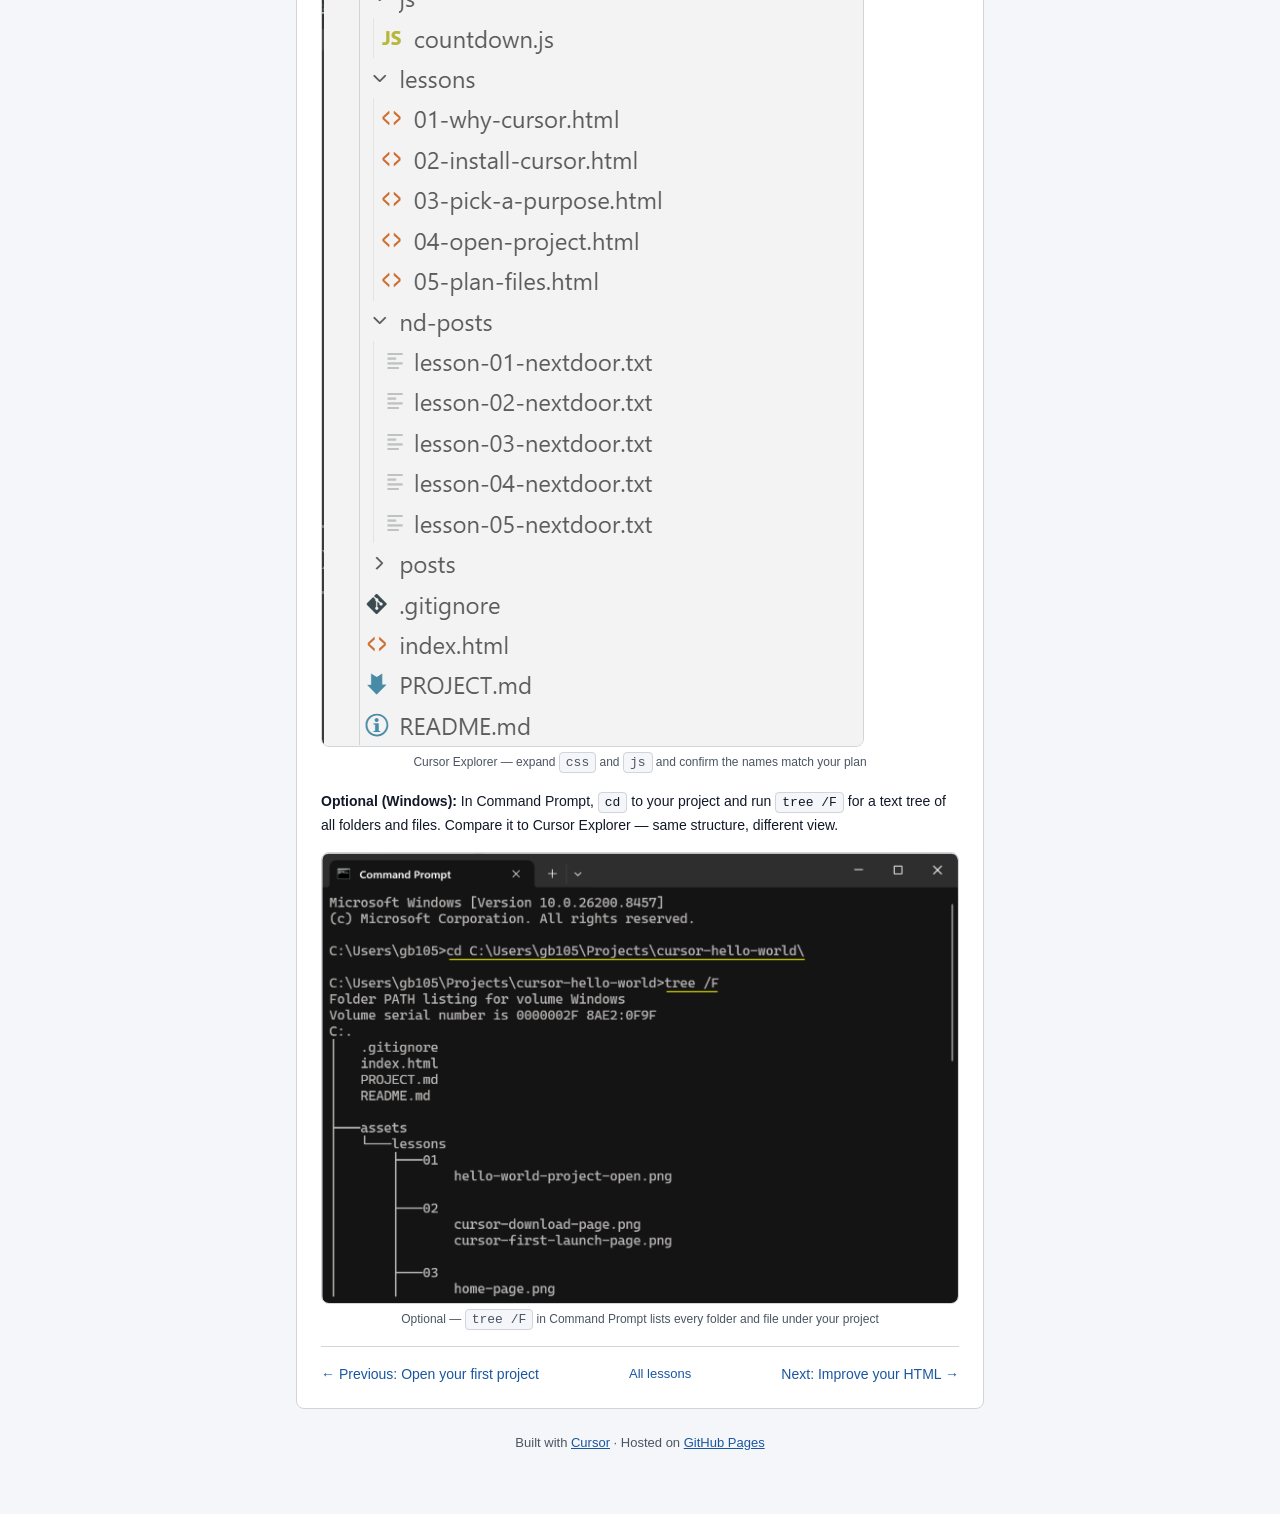
<file: lessons/05-plan-files.html>
<!DOCTYPE html>
<!-- -------------------------------------------------------------
 Page Name: 05-plan-files.html
 Purpose:    Lesson 05 reference — Plan the files
 Series:     Use Cursor to Say Hello World
 URL:        https://nbk5876.github.io/hello-world/lessons/05-plan-files.html
 Created:    5/30/2026
-------------------------------------------------------------- -->
<html lang="en">
<head>
  <meta charset="UTF-8">
  <meta name="viewport" content="width=device-width, initial-scale=1.0">
  <title>Lesson 05 — Plan the files · Hello World</title>
  <!-- Google Analytics -->
  <script async src="https://www.googletagmanager.com/gtag/js?id=G-291QNWCB1H"></script>
  <script>
    window.dataLayer = window.dataLayer || [];
    function gtag(){dataLayer.push(arguments);}
    gtag('js', new Date());
    gtag('config', 'G-291QNWCB1H');
  </script>
  <meta name="description" content="Lesson 5: Plan your countdown file layout, let Cursor create css and js folders with the correct names, then explore the project in Explorer.">
  <link rel="icon" href="../favicon/favicon.ico" sizes="any">
  <link rel="icon" href="../favicon/favicon.svg" type="image/svg+xml">
  <link rel="icon" type="image/png" href="../favicon/favicon-96x96.png" sizes="96x96">
  <link rel="apple-touch-icon" href="../favicon/apple-touch-icon.png">
  <link rel="manifest" href="../favicon/site.webmanifest">
  <link rel="stylesheet" href="../css/style.css">
  <link rel="stylesheet" href="../css/lesson.css">
</head>
<body>
  <header class="page-header lesson-header">
    <p class="eyebrow"><a href="../index.html" style="color: var(--gold); text-decoration: none;">← Hello World</a></p>
    <p class="lesson-num">Lesson 05</p>
    <h1>Plan the files</h1>
    <p class="lesson-goal">Decide which files you need, let Cursor create the folders with the right names, then explore your project in Explorer.</p>
  </header>

  <main class="container">
    <div class="audience-tags" aria-label="NextDoor groups">
      <span class="audience-tag rai">Responsible AI</span>
      <span class="audience-tag npc">National Politics Chat</span>
    </div>

    <article class="card lesson-body">
      <div class="approach-note">
        <strong>How this series works:</strong> Cursor creates all the code. You run the prompt, review the
        change, and accept when it looks right. This page helps you <strong>understand</strong> what Cursor built.
      </div>

      <h2>Why plan first?</h2>
      <p>
        A small plan keeps Cursor (and you) from creating dozens of files you do not need.
        For a static countdown page, three kinds of files are enough: structure, style, and behavior.
      </p>

      <h2>What you will build (follow-along)</h2>
      <p>If you are building your own midterm countdown, start with this layout:</p>

      <pre class="file-tree"><code>hello-world/
├── index.html       ← the page people see
├── css/
│   └── style.css    ← colors, fonts, layout
└── js/
    └── countdown.js ← days-until-election math</code></pre>

      <div class="flow-diagram" role="img" aria-label="Browser loads index.html, which links to CSS and JavaScript">
        <strong>index.html</strong>
        <span class="arrow">→</span> links to <strong>style.css</strong>
        <span class="arrow">→</span> links to <strong>countdown.js</strong>
        <span class="arrow">→</span> browser shows the countdown
      </div>

      <h2>What each file does</h2>
      <ul>
        <li><strong><code>index.html</code></strong> — Headline, countdown area, election date. The “document.”</li>
        <li><strong><code>css/style.css</code></strong> — Makes the page readable and pleasant on phone and desktop.</li>
        <li><strong><code>js/countdown.js</code></strong> — Calculates days until November 3, 2026 and puts the number on the page.</li>
      </ul>
      <p>
        We create these files in Lessons <strong>06</strong> (HTML), <strong>07</strong> (CSS), and <strong>08</strong> (JavaScript).
      </p>

      <h2>About this site’s extra folders</h2>
      <p>
        The project that hosts <em>this</em> lesson series has more folders — because it is both a
        countdown site <strong>and</strong> documentation for NextDoor:
      </p>

      <pre class="file-tree"><code>hello-world/              ← same repo on GitHub Pages
├── index.html              ← countdown + lesson list
├── lessons/                ← reference pages (01, 02, …)
├── assets/lessons/         ← screenshots for lessons
├── css/                    ← shared styles
└── js/countdown.js</code></pre>

      <p>
        <strong>You do not need</strong> <code>lessons/</code> or <code>assets/</code> for your own countdown-only site.
      </p>

      <h2>Let Cursor create the folders</h2>
      <p>
        Folder names must match exactly what your HTML will reference later —
        <code>css</code> and <code>js</code>, lowercase, no spaces.
        A typo (for example <code>CSS</code> or <code>jss</code>) can break links in Lessons 06–08
        with errors that are hard for beginners to trace.
      </p>
      <p>
        For this step, <strong>we ask Cursor to create the folders</strong>. You stay in control: review what Cursor proposes, then accept only the folders you planned.
      </p>
      <ol>
        <li>Open your <code>hello-world</code> project in Cursor (Lesson 04).</li>
        <li>Open <strong>Chat</strong> (or Agent) with your project folder open.</li>
        <li>Paste this prompt in chat: <em>Create two folders in this project: css and js. Do not add any files yet.</em></li>
        <li>Read Cursor’s reply. If it offers to create extra files or folders you did not ask for, say no or edit the request.</li>
        <li>Accept the change when you see only <code>css/</code> and <code>js/</code> (empty folders are fine for now).</li>
      </ol>

      <div class="practice-note">
        <strong>Good practice:</strong> Before accepting changes from Cursor, ask: “Do I need this for version 1?”
        For Lesson 05, you only need the two folders — not <code>style.css</code>, <code>countdown.js</code>, or extra config yet.
        Those come in Lessons 06–08.
      </div>

      <h2>Explore your project in Cursor’s Explorer</h2>
      <p>
        After Cursor creates the folders, <strong>look at the tree yourself</strong> so you know where everything lives
        before you add code. <strong>Cursor’s Explorer (left sidebar) is better because it shows</strong> your project folder,
        subfolders, and files in one place.
      </p>

      <h3>Open the file tree (if you do not see it)</h3>
      <p>
        Cursor’s layout varies by version. You may already see your project name and folders on the left —
        if so, you are in Explorer; skip to the steps below.
      </p>
      <p>If the file tree is hidden, try one of these:</p>
      <ul>
        <li><strong>Menu:</strong> <strong>View → Explorer</strong></li>
        <li><strong>Keyboard:</strong> <strong>Ctrl+Shift+E</strong> (Windows) — opens the sidebar with files</li>
        <li><strong>Sidebar hidden?</strong> Press <strong>Ctrl+B</strong> to show the left sidebar, then <strong>Ctrl+Shift+E</strong></li>
        <li><strong>Icon strip:</strong> Some layouts show a narrow column of icons on the far left — click the
          top one labeled <strong>Explorer</strong> or <strong>Files</strong> when you hover over it</li>
      </ul>
      <p>
        In newer Cursor versions the chat panel may be on the right and files on the left — look for your
        project name (for example <code>cursor-hello-world</code>) in the left panel.
      </p>

      <h3>Walk the tree</h3>
      <ol>
        <li>Find your project name at the top of the file list (for example <code>CURSOR-HELLO-WORLD</code> or <code>cursor-hello-world</code>).</li>
        <li>Click the <strong>arrow</strong> next to the project name to expand it.</li>
        <li>Confirm you see <code>css</code> and <code>js</code> — names spelled exactly as above.</li>
        <li>Expand each folder. They may be empty until Lessons 06–08; that is expected.</li>
        <li>Notice any files already in the project (for example <code>index.html</code>).</li>
      </ol>
      <p>
        Toolbar at the top of Explorer: <strong>New File</strong>, <strong>New Folder</strong>,
        <strong>Refresh</strong>, and <strong>Collapse Folders</strong> (folds everything back).
        You can use these later; for this lesson we rely on Cursor for folder names so they stay correct.
      </p>

      <figure class="figure">
        <img src="../assets/lessons/05/cursor-file-explorer-view.png"
             alt="Cursor Explorer showing the hello-world project with css and js folders expanded">
        <figcaption>Cursor Explorer — expand <code>css</code> and <code>js</code> and confirm the names match your plan</figcaption>
      </figure>

      <p>
        <strong>Optional (Windows):</strong> In Command Prompt, <code>cd</code> to your project and run
        <code>tree /F</code> for a text tree of all folders and files. Compare it to Cursor Explorer —
        same structure, different view.
      </p>

      <figure class="figure">
        <img src="../assets/lessons/05/cmd-prompt-cur-proj-tree.png"
             alt="Command Prompt output of tree /F showing the cursor-hello-world project folders and files">
        <figcaption>Optional — <code>tree /F</code> in Command Prompt lists every folder and file under your project</figcaption>
      </figure>

      <nav class="lesson-nav" aria-label="Lesson navigation">
        <a href="04-open-project.html">← Previous: Open your first project</a>
        <a class="home-link" href="../index.html">All lessons</a>
        <a href="06-first-html.html">Next: Improve your HTML →</a>
      </nav>
    </article>

    <footer class="site-footer">
      <p>Built with <a href="https://cursor.com" target="_blank" rel="noopener">Cursor</a> · Hosted on <a href="https://pages.github.com/" target="_blank" rel="noopener">GitHub Pages</a></p>
    </footer>
  </main>
</body>
</html>
</file>
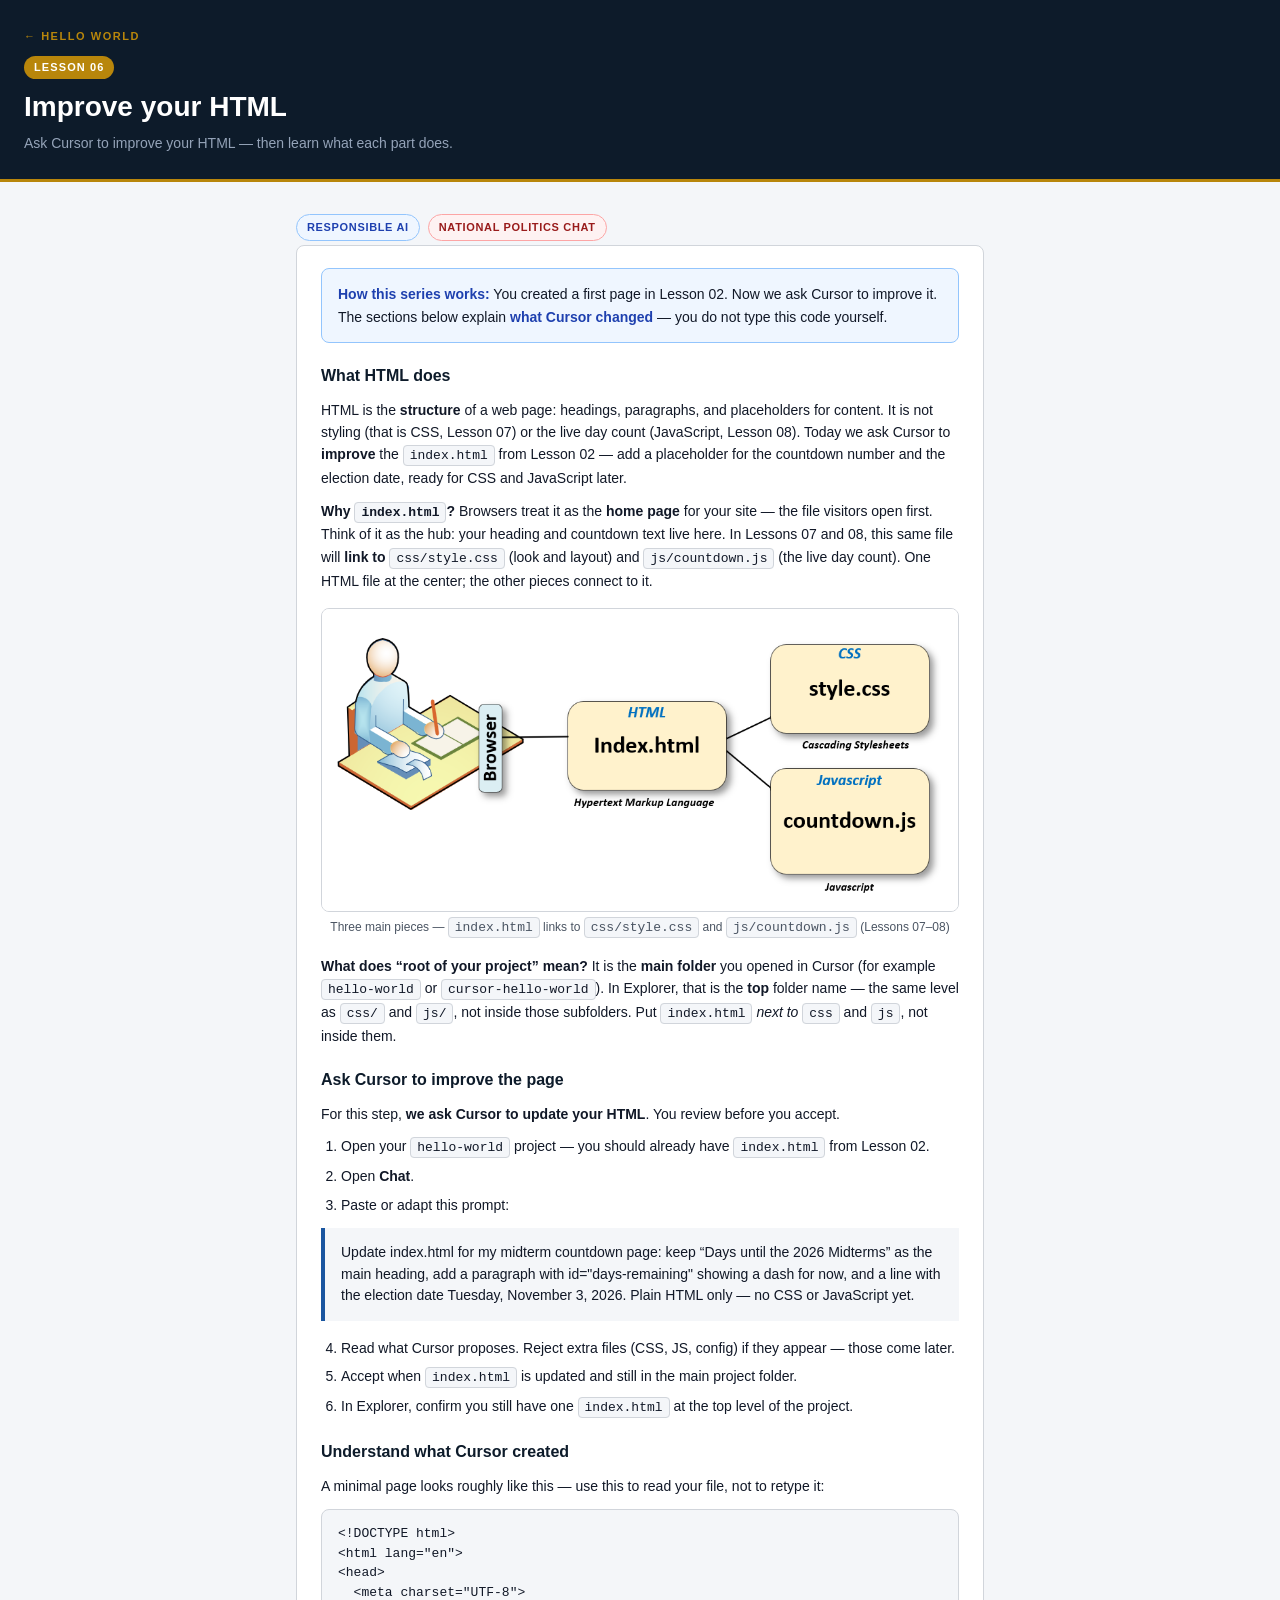
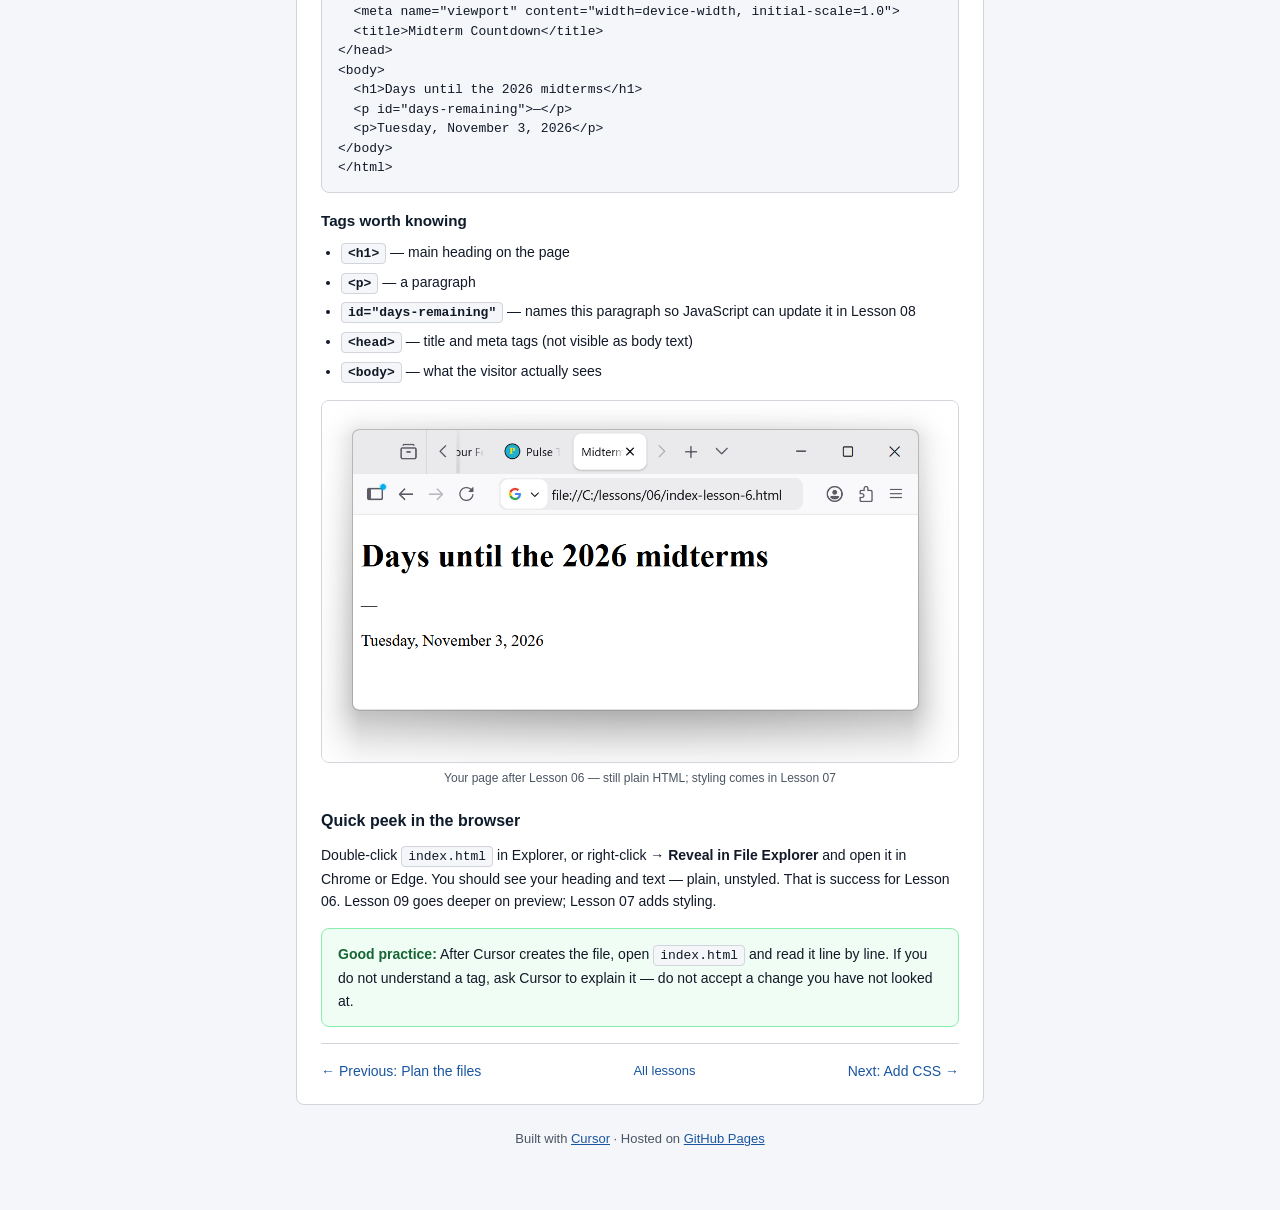
<file: lessons/06-first-html.html>
<!DOCTYPE html>
<!-- -------------------------------------------------------------
 Page Name: 06-first-html.html
 Purpose:    Lesson 06 reference — Improve your HTML
 Series:     Use Cursor to Say Hello World
 URL:        https://nbk5876.github.io/hello-world/lessons/06-first-html.html
 Created:    5/30/2026
-------------------------------------------------------------- -->
<html lang="en">
<head>
  <meta charset="UTF-8">
  <meta name="viewport" content="width=device-width, initial-scale=1.0">
  <title>Lesson 06 — Improve your HTML · Hello World</title>
  <!-- Google Analytics -->
  <script async src="https://www.googletagmanager.com/gtag/js?id=G-291QNWCB1H"></script>
  <script>
    window.dataLayer = window.dataLayer || [];
    function gtag(){dataLayer.push(arguments);}
    gtag('js', new Date());
    gtag('config', 'G-291QNWCB1H');
  </script>
  <meta name="description" content="Lesson 6: Ask Cursor to improve index.html from Lesson 02 — countdown placeholder, election date — then understand the HTML.">
  <link rel="icon" href="../favicon/favicon.ico" sizes="any">
  <link rel="icon" href="../favicon/favicon.svg" type="image/svg+xml">
  <link rel="icon" type="image/png" href="../favicon/favicon-96x96.png" sizes="96x96">
  <link rel="apple-touch-icon" href="../favicon/apple-touch-icon.png">
  <link rel="manifest" href="../favicon/site.webmanifest">
  <link rel="stylesheet" href="../css/style.css">
  <link rel="stylesheet" href="../css/lesson.css">
</head>
<body>
  <header class="page-header lesson-header">
    <p class="eyebrow"><a href="../index.html" style="color: var(--gold); text-decoration: none;">← Hello World</a></p>
    <p class="lesson-num">Lesson 06</p>
    <h1>Improve your HTML</h1>
    <p class="lesson-goal">Ask Cursor to improve your HTML — then learn what each part does.</p>
  </header>

  <main class="container">
    <div class="audience-tags" aria-label="NextDoor groups">
      <span class="audience-tag rai">Responsible AI</span>
      <span class="audience-tag npc">National Politics Chat</span>
    </div>

    <article class="card lesson-body">
      <div class="approach-note">
        <strong>How this series works:</strong> You created a first page in Lesson 02. Now we ask Cursor to
        improve it. The sections below explain <strong>what Cursor changed</strong> — you do not type this code yourself.
      </div>

      <h2>What HTML does</h2>
      <p>
        HTML is the <strong>structure</strong> of a web page: headings, paragraphs, and placeholders
        for content. It is not styling (that is CSS, Lesson 07) or the live day count (JavaScript, Lesson 08).
        Today we ask Cursor to <strong>improve</strong> the <code>index.html</code> from Lesson 02 — add a
        placeholder for the countdown number and the election date, ready for CSS and JavaScript later.
      </p>
      <p>
        <strong>Why <code>index.html</code>?</strong> Browsers treat it as the <strong>home page</strong>
        for your site — the file visitors open first. Think of it as the hub: your heading and countdown
        text live here. In Lessons 07 and 08, this same file will <strong>link to</strong>
        <code>css/style.css</code> (look and layout) and <code>js/countdown.js</code> (the live day count).
        One HTML file at the center; the other pieces connect to it.
      </p>

      <figure class="figure">
        <img src="../assets/lessons/06/hello-world-3-main-components.png"
             alt="Diagram: index.html at the center, linking to style.css and countdown.js">
        <figcaption>Three main pieces — <code>index.html</code> links to <code>css/style.css</code> and <code>js/countdown.js</code> (Lessons 07–08)</figcaption>
      </figure>

      <p>
        <strong>What does “root of your project” mean?</strong> It is the <strong>main folder</strong> you
        opened in Cursor (for example <code>hello-world</code> or <code>cursor-hello-world</code>).
        In Explorer, that is the <strong>top</strong> folder name — the same level as <code>css/</code>
        and <code>js/</code>, not inside those subfolders. Put <code>index.html</code> <em>next to</em>
        <code>css</code> and <code>js</code>, not inside them.
      </p>

      <h2>Ask Cursor to improve the page</h2>
      <p>
        For this step, <strong>we ask Cursor to update your HTML</strong>. You review before you accept.
      </p>
      <ol>
        <li>Open your <code>hello-world</code> project — you should already have <code>index.html</code> from Lesson 02.</li>
        <li>Open <strong>Chat</strong>.</li>
        <li>Paste or adapt this prompt:</li>
      </ol>

      <blockquote class="chat-prompt">
        Update index.html for my midterm countdown page: keep “Days until the 2026 Midterms” as the main heading,
        add a paragraph with id="days-remaining" showing a dash for now, and a line with the election date
        Tuesday, November 3, 2026. Plain HTML only — no CSS or JavaScript yet.
      </blockquote>

      <ol start="4">
        <li>Read what Cursor proposes. Reject extra files (CSS, JS, config) if they appear — those come later.</li>
        <li>Accept when <code>index.html</code> is updated and still in the main project folder.</li>
        <li>In Explorer, confirm you still have one <code>index.html</code> at the top level of the project.</li>
      </ol>

      <h2>Understand what Cursor created</h2>
      <p>A minimal page looks roughly like this — use this to read your file, not to retype it:</p>

      <pre class="file-tree"><code>&lt;!DOCTYPE html&gt;
&lt;html lang="en"&gt;
&lt;head&gt;
  &lt;meta charset="UTF-8"&gt;
  &lt;meta name="viewport" content="width=device-width, initial-scale=1.0"&gt;
  &lt;title&gt;Midterm Countdown&lt;/title&gt;
&lt;/head&gt;
&lt;body&gt;
  &lt;h1&gt;Days until the 2026 midterms&lt;/h1&gt;
  &lt;p id="days-remaining"&gt;—&lt;/p&gt;
  &lt;p&gt;Tuesday, November 3, 2026&lt;/p&gt;
&lt;/body&gt;
&lt;/html&gt;</code></pre>

      <h3>Tags worth knowing</h3>
      <ul>
        <li><strong><code>&lt;h1&gt;</code></strong> — main heading on the page</li>
        <li><strong><code>&lt;p&gt;</code></strong> — a paragraph</li>
        <li><strong><code>id="days-remaining"</code></strong> — names this paragraph so JavaScript can update it in Lesson 08</li>
        <li><strong><code>&lt;head&gt;</code></strong> — title and meta tags (not visible as body text)</li>
        <li><strong><code>&lt;body&gt;</code></strong> — what the visitor actually sees</li>
      </ul>

      <figure class="figure">
        <img src="../assets/lessons/06/hello-world-first-look.png"
             alt="Bare-bones index.html open in the browser — heading, dash placeholder, and election date">
        <figcaption>Your page after Lesson 06 — still plain HTML; styling comes in Lesson 07</figcaption>
      </figure>

      <h2>Quick peek in the browser</h2>
      <p>
        Double-click <code>index.html</code> in Explorer, or right-click → <strong>Reveal in File Explorer</strong>
        and open it in Chrome or Edge. You should see your heading and text — plain, unstyled. That is success for Lesson 06.
        Lesson 09 goes deeper on preview; Lesson 07 adds styling.
      </p>

      <div class="practice-note">
        <strong>Good practice:</strong> After Cursor creates the file, open <code>index.html</code> and read it line by line.
        If you do not understand a tag, ask Cursor to explain it — do not accept a change you have not looked at.
      </div>

      <nav class="lesson-nav" aria-label="Lesson navigation">
        <a href="05-plan-files.html">← Previous: Plan the files</a>
        <a class="home-link" href="../index.html">All lessons</a>
        <a href="07-add-css.html">Next: Add CSS →</a>
      </nav>
    </article>

    <footer class="site-footer">
      <p>Built with <a href="https://cursor.com" target="_blank" rel="noopener">Cursor</a> · Hosted on <a href="https://pages.github.com/" target="_blank" rel="noopener">GitHub Pages</a></p>
    </footer>
  </main>
</body>
</html>
</file>
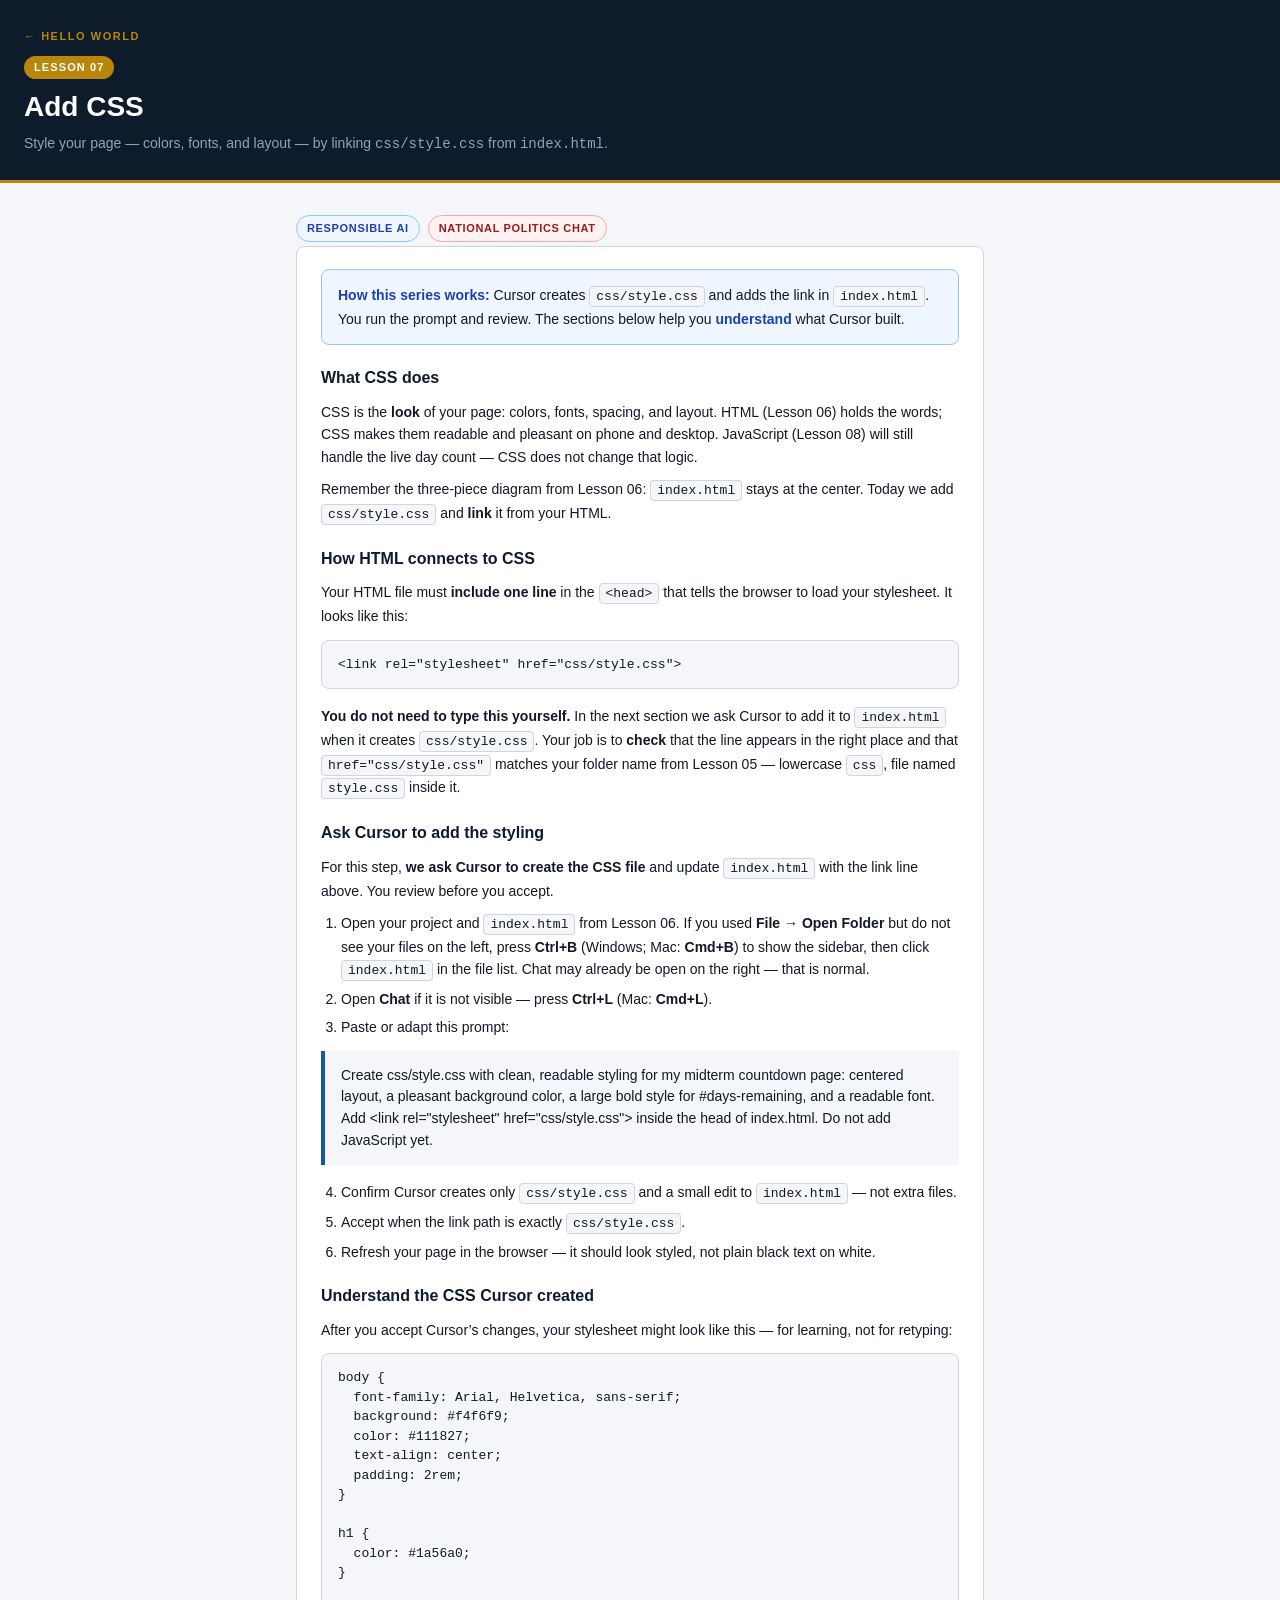
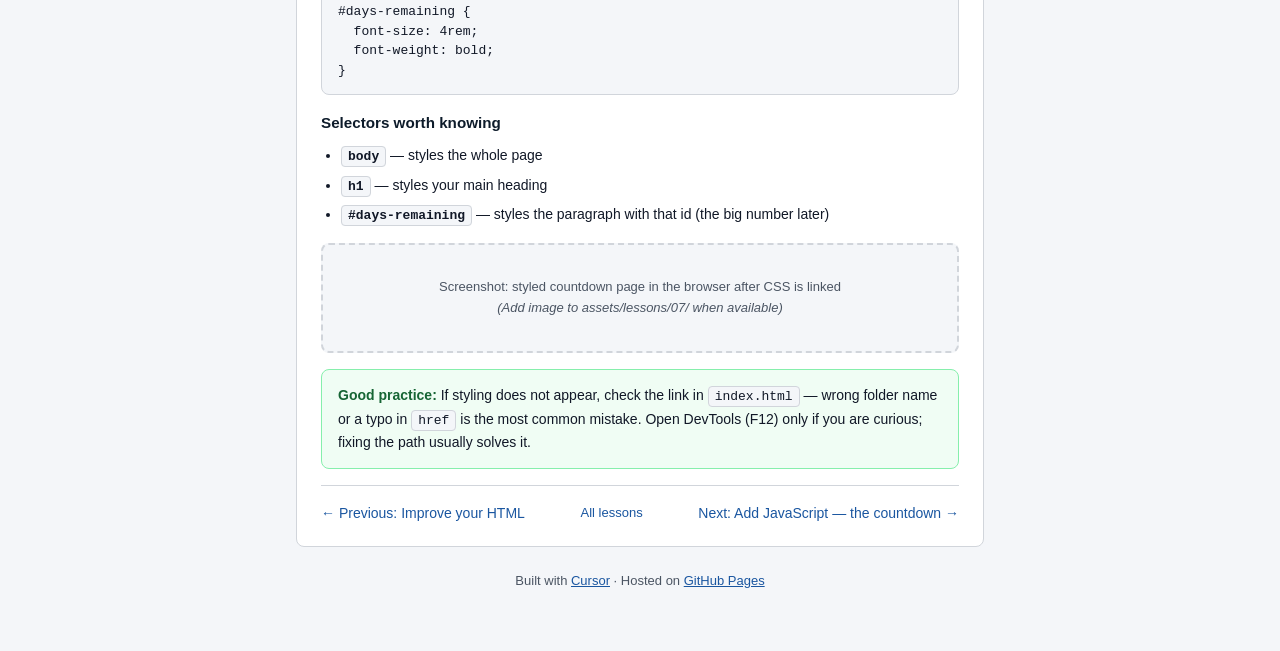
<file: lessons/07-add-css.html>
<!DOCTYPE html>
<!-- -------------------------------------------------------------
 Page Name: 07-add-css.html
 Purpose:    Lesson 07 reference — Add CSS
 Series:     Use Cursor to Say Hello World
 URL:        https://nbk5876.github.io/hello-world/lessons/07-add-css.html
 Created:    5/30/2026
-------------------------------------------------------------- -->
<html lang="en">
<head>
  <meta charset="UTF-8">
  <meta name="viewport" content="width=device-width, initial-scale=1.0">
  <title>Lesson 07 — Add CSS · Hello World</title>
  <!-- Google Analytics -->
  <script async src="https://www.googletagmanager.com/gtag/js?id=G-291QNWCB1H"></script>
  <script>
    window.dataLayer = window.dataLayer || [];
    function gtag(){dataLayer.push(arguments);}
    gtag('js', new Date());
    gtag('config', 'G-291QNWCB1H');
  </script>
  <meta name="description" content="Lesson 7: Add css/style.css and link it from index.html — make your midterm countdown page readable and pleasant.">
  <link rel="icon" href="../favicon/favicon.ico" sizes="any">
  <link rel="icon" href="../favicon/favicon.svg" type="image/svg+xml">
  <link rel="icon" type="image/png" href="../favicon/favicon-96x96.png" sizes="96x96">
  <link rel="apple-touch-icon" href="../favicon/apple-touch-icon.png">
  <link rel="manifest" href="../favicon/site.webmanifest">
  <link rel="stylesheet" href="../css/style.css">
  <link rel="stylesheet" href="../css/lesson.css">
</head>
<body>
  <header class="page-header lesson-header">
    <p class="eyebrow"><a href="../index.html" style="color: var(--gold); text-decoration: none;">← Hello World</a></p>
    <p class="lesson-num">Lesson 07</p>
    <h1>Add CSS</h1>
    <p class="lesson-goal">Style your page — colors, fonts, and layout — by linking <code>css/style.css</code> from <code>index.html</code>.</p>
  </header>

  <main class="container">
    <div class="audience-tags" aria-label="NextDoor groups">
      <span class="audience-tag rai">Responsible AI</span>
      <span class="audience-tag npc">National Politics Chat</span>
    </div>

    <article class="card lesson-body">
      <div class="approach-note">
        <strong>How this series works:</strong> Cursor creates <code>css/style.css</code> and adds the link in
        <code>index.html</code>. You run the prompt and review. The sections below help you
        <strong>understand</strong> what Cursor built.
      </div>

      <h2>What CSS does</h2>
      <p>
        CSS is the <strong>look</strong> of your page: colors, fonts, spacing, and layout.
        HTML (Lesson 06) holds the words; CSS makes them readable and pleasant on phone and desktop.
        JavaScript (Lesson 08) will still handle the live day count — CSS does not change that logic.
      </p>
      <p>
        Remember the three-piece diagram from Lesson 06: <code>index.html</code> stays at the center.
        Today we add <code>css/style.css</code> and <strong>link</strong> it from your HTML.
      </p>

      <h2>How HTML connects to CSS</h2>
      <p>
        Your HTML file must <strong>include one line</strong> in the <code>&lt;head&gt;</code> that tells the
        browser to load your stylesheet. It looks like this:
      </p>

      <pre class="file-tree"><code>&lt;link rel="stylesheet" href="css/style.css"&gt;</code></pre>

      <p>
        <strong>You do not need to type this yourself.</strong> In the next section we ask Cursor to add it
        to <code>index.html</code> when it creates <code>css/style.css</code>. Your job is to
        <strong>check</strong> that the line appears in the right place and that
        <code>href="css/style.css"</code> matches your folder name from Lesson 05 — lowercase
        <code>css</code>, file named <code>style.css</code> inside it.
      </p>

      <h2>Ask Cursor to add the styling</h2>
      <p>
        For this step, <strong>we ask Cursor to create the CSS file</strong> and update <code>index.html</code>
        with the link line above. You review before you accept.
      </p>
      <ol>
        <li>Open your project and <code>index.html</code> from Lesson 06.
          If you used <strong>File → Open Folder</strong> but do not see your files on the left,
          press <strong>Ctrl+B</strong> (Windows; Mac: <strong>Cmd+B</strong>) to show the sidebar,
          then click <code>index.html</code> in the file list. Chat may already be open on the right — that is normal.</li>
        <li>Open <strong>Chat</strong> if it is not visible — press <strong>Ctrl+L</strong> (Mac: <strong>Cmd+L</strong>).</li>
        <li>Paste or adapt this prompt:</li>
      </ol>

      <blockquote class="chat-prompt">
        Create css/style.css with clean, readable styling for my midterm countdown page: centered layout,
        a pleasant background color, a large bold style for #days-remaining, and a readable font.
        Add &lt;link rel="stylesheet" href="css/style.css"&gt; inside the head of index.html.
        Do not add JavaScript yet.
      </blockquote>

      <ol start="4">
        <li>Confirm Cursor creates only <code>css/style.css</code> and a small edit to <code>index.html</code> — not extra files.</li>
        <li>Accept when the link path is exactly <code>css/style.css</code>.</li>
        <li>Refresh your page in the browser — it should look styled, not plain black text on white.</li>
      </ol>

      <h2>Understand the CSS Cursor created</h2>
      <p>After you accept Cursor’s changes, your stylesheet might look like this — for learning, not for retyping:</p>

      <pre class="file-tree"><code>body {
  font-family: Arial, Helvetica, sans-serif;
  background: #f4f6f9;
  color: #111827;
  text-align: center;
  padding: 2rem;
}

h1 {
  color: #1a56a0;
}

#days-remaining {
  font-size: 4rem;
  font-weight: bold;
}</code></pre>

      <h3>Selectors worth knowing</h3>
      <ul>
        <li><strong><code>body</code></strong> — styles the whole page</li>
        <li><strong><code>h1</code></strong> — styles your main heading</li>
        <li><strong><code>#days-remaining</code></strong> — styles the paragraph with that id (the big number later)</li>
      </ul>

      <figure class="figure placeholder">
        Screenshot: styled countdown page in the browser after CSS is linked<br>
        <em>(Add image to assets/lessons/07/ when available)</em>
      </figure>

      <div class="practice-note">
        <strong>Good practice:</strong> If styling does not appear, check the link in <code>index.html</code>
        — wrong folder name or a typo in <code>href</code> is the most common mistake. Open DevTools (F12) only if
        you are curious; fixing the path usually solves it.
      </div>

      <nav class="lesson-nav" aria-label="Lesson navigation">
        <a href="06-first-html.html">← Previous: Improve your HTML</a>
        <a class="home-link" href="../index.html">All lessons</a>
        <a href="08-countdown-js.html">Next: Add JavaScript — the countdown →</a>
      </nav>
    </article>

    <footer class="site-footer">
      <p>Built with <a href="https://cursor.com" target="_blank" rel="noopener">Cursor</a> · Hosted on <a href="https://pages.github.com/" target="_blank" rel="noopener">GitHub Pages</a></p>
    </footer>
  </main>
</body>
</html>
</file>
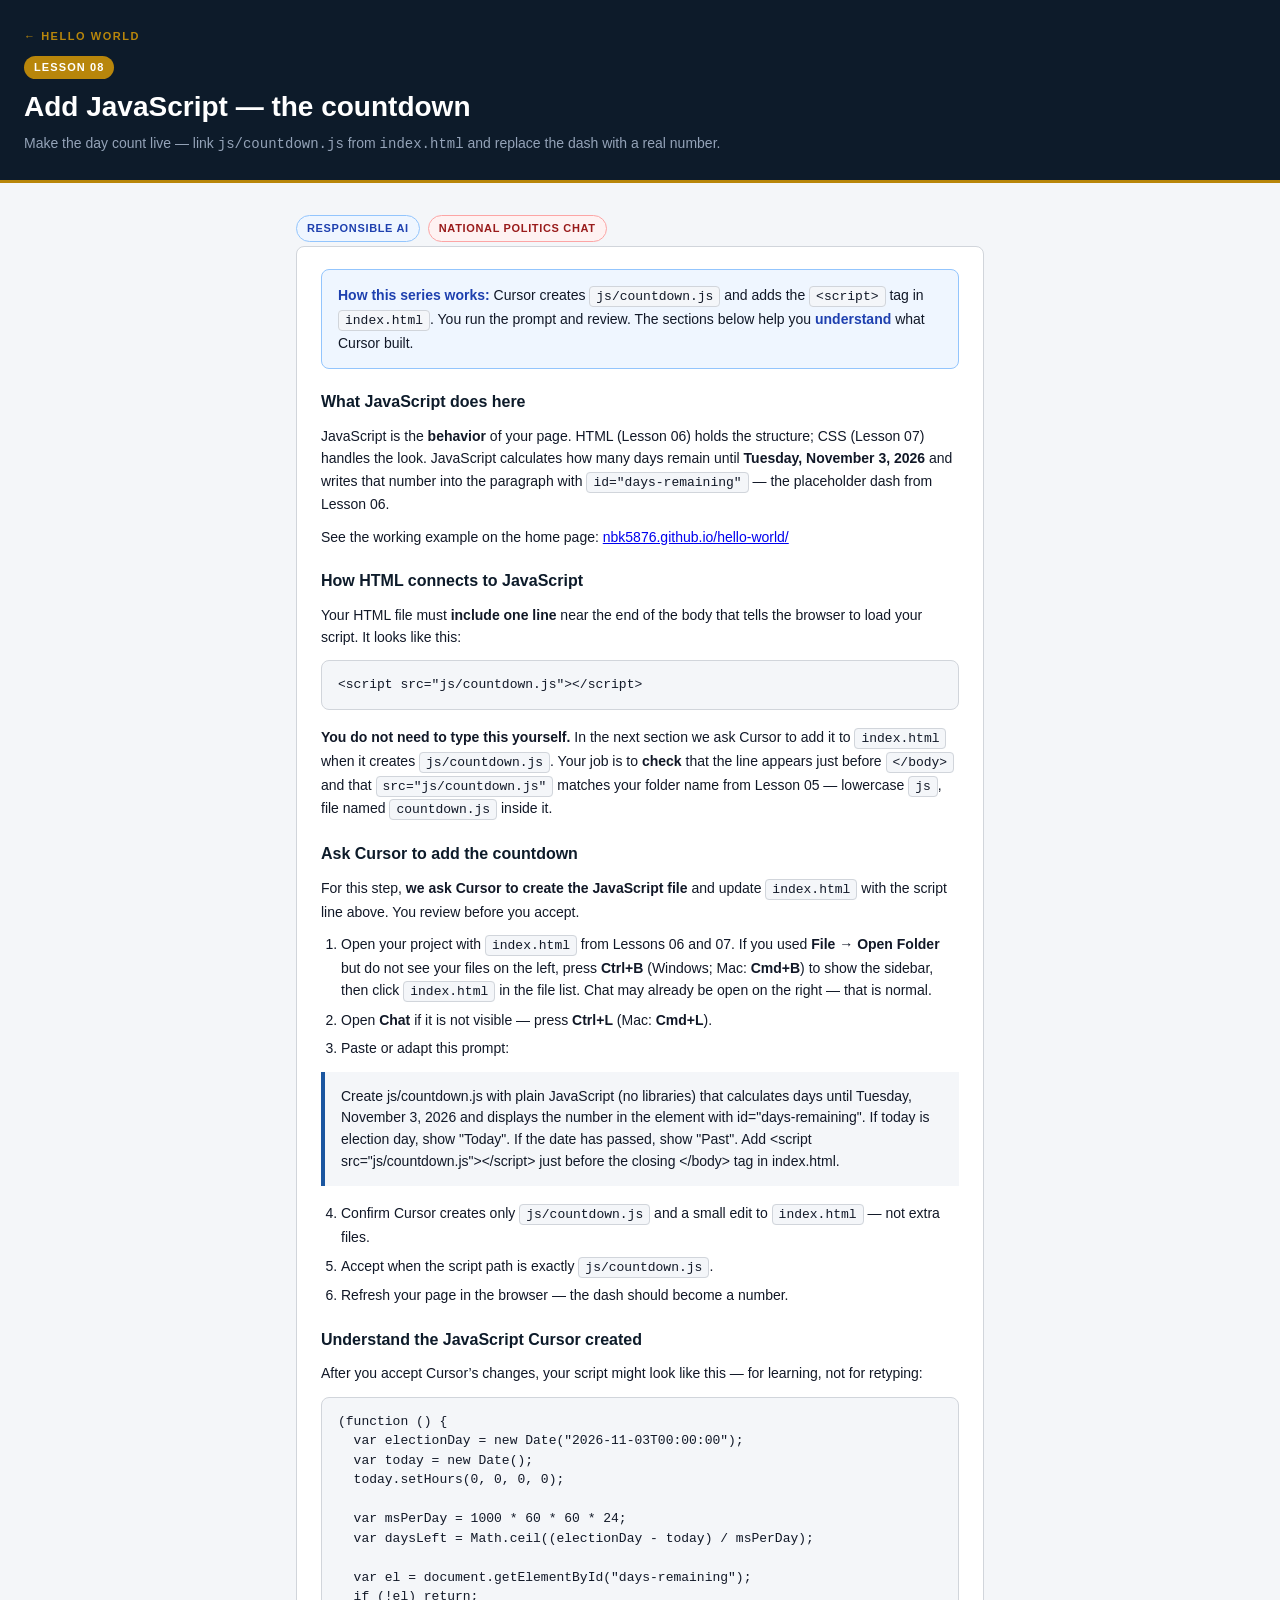
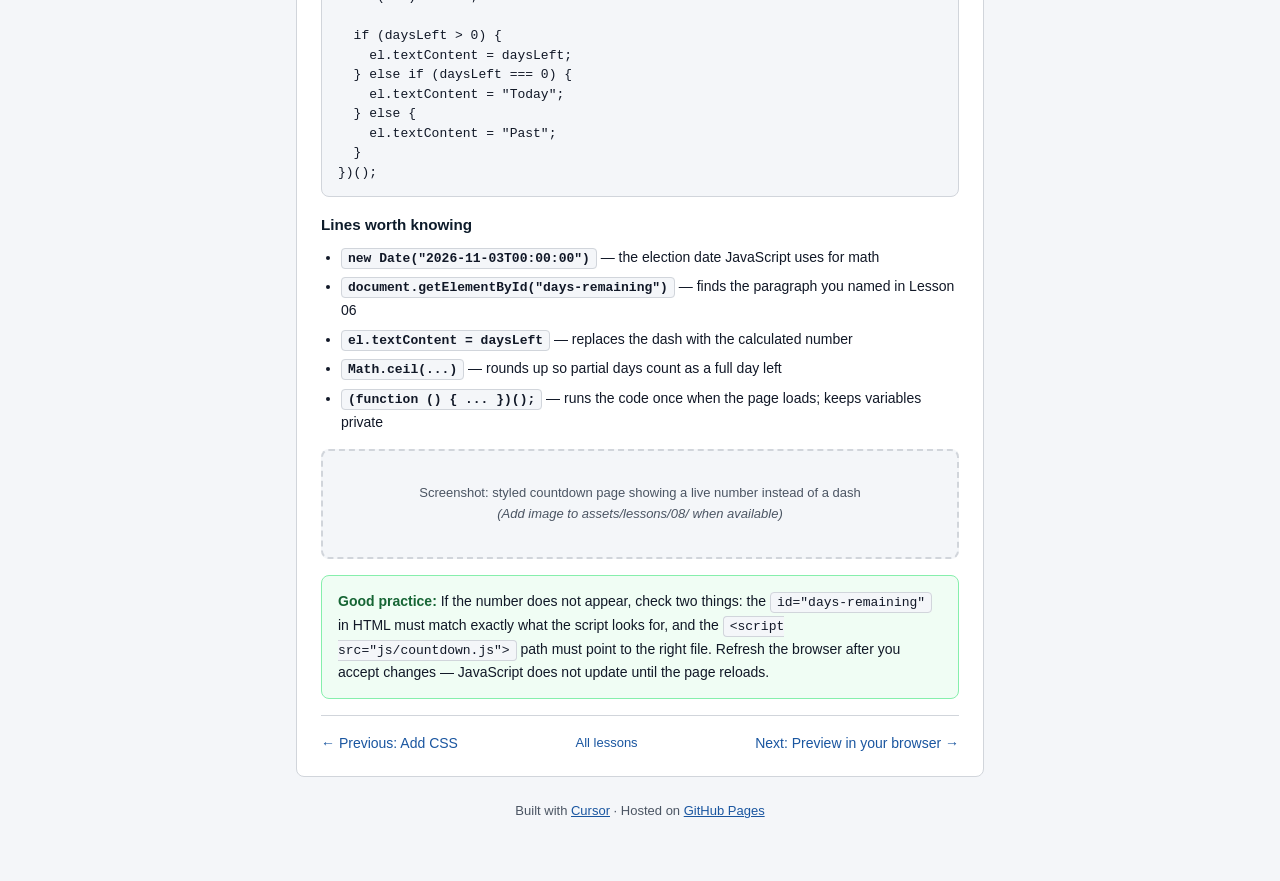
<file: lessons/08-countdown-js.html>
<!DOCTYPE html>
<!-- -------------------------------------------------------------
 Page Name: 08-countdown-js.html
 Purpose:    Lesson 08 reference — Add JavaScript countdown
 Series:     Use Cursor to Say Hello World
 URL:        https://nbk5876.github.io/hello-world/lessons/08-countdown-js.html
 Created:    5/30/2026
-------------------------------------------------------------- -->
<html lang="en">
<head>
  <meta charset="UTF-8">
  <meta name="viewport" content="width=device-width, initial-scale=1.0">
  <title>Lesson 08 — Add JavaScript · Hello World</title>
  <!-- Google Analytics -->
  <script async src="https://www.googletagmanager.com/gtag/js?id=G-291QNWCB1H"></script>
  <script>
    window.dataLayer = window.dataLayer || [];
    function gtag(){dataLayer.push(arguments);}
    gtag('js', new Date());
    gtag('config', 'G-291QNWCB1H');
  </script>
  <meta name="description" content="Lesson 8: Add js/countdown.js and link it from index.html — make the midterm day count update automatically.">
  <link rel="icon" href="../favicon/favicon.ico" sizes="any">
  <link rel="icon" href="../favicon/favicon.svg" type="image/svg+xml">
  <link rel="icon" type="image/png" href="../favicon/favicon-96x96.png" sizes="96x96">
  <link rel="apple-touch-icon" href="../favicon/apple-touch-icon.png">
  <link rel="manifest" href="../favicon/site.webmanifest">
  <link rel="stylesheet" href="../css/style.css">
  <link rel="stylesheet" href="../css/lesson.css">
</head>
<body>
  <header class="page-header lesson-header">
    <p class="eyebrow"><a href="../index.html" style="color: var(--gold); text-decoration: none;">← Hello World</a></p>
    <p class="lesson-num">Lesson 08</p>
    <h1>Add JavaScript — the countdown</h1>
    <p class="lesson-goal">Make the day count live — link <code>js/countdown.js</code> from <code>index.html</code> and replace the dash with a real number.</p>
  </header>

  <main class="container">
    <div class="audience-tags" aria-label="NextDoor groups">
      <span class="audience-tag rai">Responsible AI</span>
      <span class="audience-tag npc">National Politics Chat</span>
    </div>

    <article class="card lesson-body">
      <div class="approach-note">
        <strong>How this series works:</strong> Cursor creates <code>js/countdown.js</code> and adds the
        <code>&lt;script&gt;</code> tag in <code>index.html</code>. You run the prompt and review. The sections
        below help you <strong>understand</strong> what Cursor built.
      </div>

      <h2>What JavaScript does here</h2>
      <p>
        JavaScript is the <strong>behavior</strong> of your page. HTML (Lesson 06) holds the structure;
        CSS (Lesson 07) handles the look. JavaScript calculates how many days remain until
        <strong>Tuesday, November 3, 2026</strong> and writes that number into the paragraph with
        <code>id="days-remaining"</code> — the placeholder dash from Lesson 06.
      </p>
      <p>
        See the working example on the home page:
        <a href="../index.html">nbk5876.github.io/hello-world/</a>
      </p>

      <h2>How HTML connects to JavaScript</h2>
      <p>
        Your HTML file must <strong>include one line</strong> near the end of the body that tells the
        browser to load your script. It looks like this:
      </p>

      <pre class="file-tree"><code>&lt;script src="js/countdown.js"&gt;&lt;/script&gt;</code></pre>

      <p>
        <strong>You do not need to type this yourself.</strong> In the next section we ask Cursor to add it
        to <code>index.html</code> when it creates <code>js/countdown.js</code>. Your job is to
        <strong>check</strong> that the line appears just before <code>&lt;/body&gt;</code> and that
        <code>src="js/countdown.js"</code> matches your folder name from Lesson 05 — lowercase
        <code>js</code>, file named <code>countdown.js</code> inside it.
      </p>

      <h2>Ask Cursor to add the countdown</h2>
      <p>
        For this step, <strong>we ask Cursor to create the JavaScript file</strong> and update
        <code>index.html</code> with the script line above. You review before you accept.
      </p>
      <ol>
        <li>Open your project with <code>index.html</code> from Lessons 06 and 07.
          If you used <strong>File → Open Folder</strong> but do not see your files on the left,
          press <strong>Ctrl+B</strong> (Windows; Mac: <strong>Cmd+B</strong>) to show the sidebar,
          then click <code>index.html</code> in the file list. Chat may already be open on the right — that is normal.</li>
        <li>Open <strong>Chat</strong> if it is not visible — press <strong>Ctrl+L</strong> (Mac: <strong>Cmd+L</strong>).</li>
        <li>Paste or adapt this prompt:</li>
      </ol>

      <blockquote class="chat-prompt">
        Create js/countdown.js with plain JavaScript (no libraries) that calculates days until
        Tuesday, November 3, 2026 and displays the number in the element with id="days-remaining".
        If today is election day, show "Today". If the date has passed, show "Past".
        Add &lt;script src="js/countdown.js"&gt;&lt;/script&gt; just before the closing &lt;/body&gt; tag in index.html.
      </blockquote>

      <ol start="4">
        <li>Confirm Cursor creates only <code>js/countdown.js</code> and a small edit to <code>index.html</code> — not extra files.</li>
        <li>Accept when the script path is exactly <code>js/countdown.js</code>.</li>
        <li>Refresh your page in the browser — the dash should become a number.</li>
      </ol>

      <h2>Understand the JavaScript Cursor created</h2>
      <p>After you accept Cursor’s changes, your script might look like this — for learning, not for retyping:</p>

      <pre class="file-tree"><code>(function () {
  var electionDay = new Date("2026-11-03T00:00:00");
  var today = new Date();
  today.setHours(0, 0, 0, 0);

  var msPerDay = 1000 * 60 * 60 * 24;
  var daysLeft = Math.ceil((electionDay - today) / msPerDay);

  var el = document.getElementById("days-remaining");
  if (!el) return;

  if (daysLeft &gt; 0) {
    el.textContent = daysLeft;
  } else if (daysLeft === 0) {
    el.textContent = "Today";
  } else {
    el.textContent = "Past";
  }
})();</code></pre>

      <h3>Lines worth knowing</h3>
      <ul>
        <li><strong><code>new Date("2026-11-03T00:00:00")</code></strong> — the election date JavaScript uses for math</li>
        <li><strong><code>document.getElementById("days-remaining")</code></strong> — finds the paragraph you named in Lesson 06</li>
        <li><strong><code>el.textContent = daysLeft</code></strong> — replaces the dash with the calculated number</li>
        <li><strong><code>Math.ceil(...)</code></strong> — rounds up so partial days count as a full day left</li>
        <li><strong><code>(function () { ... })();</code></strong> — runs the code once when the page loads; keeps variables private</li>
      </ul>

      <figure class="figure placeholder">
        Screenshot: styled countdown page showing a live number instead of a dash<br>
        <em>(Add image to assets/lessons/08/ when available)</em>
      </figure>

      <div class="practice-note">
        <strong>Good practice:</strong> If the number does not appear, check two things: the
        <code>id="days-remaining"</code> in HTML must match exactly what the script looks for, and the
        <code>&lt;script src="js/countdown.js"&gt;</code> path must point to the right file. Refresh the
        browser after you accept changes — JavaScript does not update until the page reloads.
      </div>

      <nav class="lesson-nav" aria-label="Lesson navigation">
        <a href="07-add-css.html">← Previous: Add CSS</a>
        <a class="home-link" href="../index.html">All lessons</a>
        <a href="09-preview.html">Next: Preview in your browser →</a>
      </nav>
    </article>

    <footer class="site-footer">
      <p>Built with <a href="https://cursor.com" target="_blank" rel="noopener">Cursor</a> · Hosted on <a href="https://pages.github.com/" target="_blank" rel="noopener">GitHub Pages</a></p>
    </footer>
  </main>
</body>
</html>
</file>
<file: css/style.css>
:root {
  --navy:   #0d1b2a;
  --blue:   #1a56a0;
  --gold:   #b8860b;
  --bg:     #f4f6f9;
  --paper:  #ffffff;
  --ink:    #111827;
  --muted:  #4b5563;
  --rule:   #d1d5db;
  --radius: 8px;
}

* {
  box-sizing: border-box;
  margin: 0;
  padding: 0;
}

body {
  font-family: Arial, Helvetica, sans-serif;
  background: var(--bg);
  color: var(--ink);
  min-height: 100vh;
  font-size: 15px;
  line-height: 1.6;
}

.page-header {
  background: var(--navy);
  color: #fff;
  padding: 28px 24px 24px;
  border-bottom: 3px solid var(--gold);
}

.eyebrow {
  font-size: 11px;
  font-weight: 700;
  letter-spacing: 0.14em;
  text-transform: uppercase;
  color: var(--gold);
  margin-bottom: 8px;
}

.page-header h1 {
  font-size: 2rem;
  font-weight: 800;
  line-height: 1.2;
  margin-bottom: 8px;
}

.page-header .sub {
  font-size: 13px;
  color: #94a3b8;
}

.container {
  max-width: 720px;
  margin: 0 auto;
  padding: 32px 16px 60px;
}

.card {
  background: var(--paper);
  border: 1px solid var(--rule);
  border-radius: var(--radius);
  padding: 22px 24px;
  margin-bottom: 16px;
}

.card-title {
  font-size: 11px;
  font-weight: 700;
  letter-spacing: 0.12em;
  text-transform: uppercase;
  color: var(--muted);
  margin-bottom: 12px;
}

.countdown-card {
  text-align: center;
  padding: 32px 24px;
}

.countdown-number {
  font-size: 4.5rem;
  font-weight: 800;
  line-height: 1;
  color: var(--blue);
  margin: 8px 0 12px;
}

.countdown-label {
  font-size: 15px;
  color: var(--ink);
  margin-bottom: 16px;
}

.countdown-note {
  font-size: 13px;
  color: var(--muted);
  border-top: 1px solid var(--rule);
  padding-top: 16px;
  margin-top: 8px;
}

.series-intro {
  margin-bottom: 16px;
  font-size: 14px;
}

.post-list {
  list-style: none;
  display: flex;
  flex-direction: column;
  gap: 8px;
  margin-bottom: 16px;
}

.post-list li {
  display: flex;
  align-items: baseline;
  gap: 10px;
  font-size: 14px;
  padding: 8px 10px;
  border-radius: 6px;
  background: var(--bg);
}

.post-num {
  flex-shrink: 0;
  font-size: 11px;
  font-weight: 700;
  letter-spacing: 0.06em;
  color: var(--gold);
  min-width: 1.5rem;
}

.tag {
  font-size: 12px;
  color: var(--muted);
  font-style: normal;
}

.series-note {
  font-size: 13px;
  color: var(--muted);
  font-style: italic;
}

.site-footer {
  text-align: center;
  font-size: 13px;
  color: var(--muted);
  padding-top: 8px;
}

.site-footer a {
  color: var(--blue);
}

@media (max-width: 480px) {
  .countdown-number {
    font-size: 3.5rem;
  }

  .page-header h1 {
    font-size: 1.6rem;
  }
}
</file>
<file: css/lesson.css>
/* Lesson reference pages — extends style.css */

.lesson-header .lesson-num {
  display: inline-block;
  background: var(--gold);
  color: #fff;
  font-size: 11px;
  font-weight: 700;
  letter-spacing: 0.1em;
  text-transform: uppercase;
  padding: 3px 10px;
  border-radius: 20px;
  margin-bottom: 10px;
}

.lesson-header h1 {
  font-size: 1.75rem;
  font-weight: 800;
  line-height: 1.25;
  margin-bottom: 8px;
}

.lesson-header .lesson-goal {
  font-size: 14px;
  color: #94a3b8;
}

.lesson-body h2 {
  font-size: 1rem;
  font-weight: 700;
  margin: 20px 0 10px;
  color: var(--navy);
}

.lesson-body h2:first-child {
  margin-top: 0;
}

.lesson-body h3 {
  font-size: 0.95rem;
  font-weight: 700;
  margin: 16px 0 8px;
  color: var(--navy);
}

.lesson-body pre.file-tree {
  background: var(--bg);
  border: 1px solid var(--rule);
  border-radius: var(--radius);
  padding: 14px 16px;
  margin: 12px 0 16px;
  overflow-x: auto;
}

.lesson-body pre.file-tree code {
  display: block;
  font-family: Consolas, "Courier New", monospace;
  font-size: 13px;
  line-height: 1.5;
  background: transparent;
  border: none;
  padding: 0;
  white-space: pre;
}

.lesson-body p,
.lesson-body li {
  font-size: 14px;
  margin-bottom: 10px;
}

.lesson-body ul,
.lesson-body ol {
  margin: 0 0 12px 1.25rem;
}

.lesson-body li {
  margin-bottom: 6px;
}

.lesson-body code {
  font-family: Consolas, "Courier New", monospace;
  font-size: 13px;
  background: var(--bg);
  padding: 2px 6px;
  border-radius: 4px;
  border: 1px solid var(--rule);
}

.audience-tags {
  display: flex;
  flex-wrap: wrap;
  gap: 8px;
  margin-bottom: 4px;
}

.audience-tag {
  font-size: 11px;
  font-weight: 700;
  letter-spacing: 0.06em;
  text-transform: uppercase;
  padding: 4px 10px;
  border-radius: 20px;
  border: 1px solid var(--rule);
  background: var(--bg);
  color: var(--muted);
}

.audience-tag.rai {
  border-color: #93c5fd;
  background: #eff6ff;
  color: #1e40af;
}

.audience-tag.npc {
  border-color: #fca5a5;
  background: #fef2f2;
  color: #991b1b;
}

.flow-diagram {
  background: var(--bg);
  border: 1px solid var(--rule);
  border-radius: var(--radius);
  padding: 16px 20px;
  margin: 12px 0 16px;
  font-size: 13px;
  line-height: 1.8;
  text-align: center;
}

.flow-diagram .arrow {
  color: var(--gold);
  font-weight: 700;
}

.figure {
  margin: 16px 0;
}

.figure.figure-half {
  width: 50%;
  margin-left: auto;
  margin-right: auto;
}

.figure img {
  display: block;
  max-width: 100%;
  height: auto;
  border: 1px solid var(--rule);
  border-radius: var(--radius);
}

.figure figcaption {
  font-size: 12px;
  color: var(--muted);
  margin-top: 6px;
  text-align: center;
}

.figure.placeholder {
  background: var(--bg);
  border: 2px dashed var(--rule);
  border-radius: var(--radius);
  padding: 32px 20px;
  text-align: center;
  color: var(--muted);
  font-size: 13px;
}

.nd-box {
  background: #fffbeb;
  border: 1px solid #fcd34d;
  border-radius: var(--radius);
  padding: 16px 18px;
  margin: 16px 0;
}

.nd-box-title {
  font-size: 11px;
  font-weight: 700;
  letter-spacing: 0.1em;
  text-transform: uppercase;
  color: var(--gold);
  margin-bottom: 10px;
}

.nd-variant {
  margin-bottom: 14px;
}

.nd-variant:last-child {
  margin-bottom: 0;
}

.nd-variant-label {
  font-size: 11px;
  font-weight: 700;
  text-transform: uppercase;
  letter-spacing: 0.06em;
  color: var(--muted);
  margin-bottom: 4px;
}

.nd-variant p {
  font-size: 14px;
  font-style: italic;
  margin-bottom: 0;
  line-height: 1.55;
}

.chat-prompt {
  background: var(--bg);
  border-left: 4px solid var(--blue);
  margin: 12px 0 16px;
  padding: 14px 16px;
  font-size: 14px;
  line-height: 1.55;
  color: var(--ink);
}

.approach-note {
  background: #eff6ff;
  border: 1px solid #93c5fd;
  border-radius: var(--radius);
  padding: 14px 16px;
  font-size: 14px;
  margin: 0 0 16px;
}

.approach-note strong {
  color: #1e40af;
}

.practice-note {
  background: #f0fdf4;
  border: 1px solid #86efac;
  border-radius: var(--radius);
  padding: 14px 16px;
  font-size: 14px;
  margin: 16px 0;
}

.practice-note strong {
  color: var(--green, #166534);
}

.lesson-nav {
  display: flex;
  justify-content: space-between;
  align-items: center;
  gap: 12px;
  margin-top: 8px;
  padding-top: 16px;
  border-top: 1px solid var(--rule);
  font-size: 14px;
}

.lesson-nav a {
  color: var(--blue);
  text-decoration: none;
}

.lesson-nav a:hover {
  text-decoration: underline;
}

.lesson-nav .disabled {
  color: var(--muted);
  pointer-events: none;
}

.lesson-nav .home-link {
  font-size: 13px;
}

.post-list a {
  color: var(--ink);
  text-decoration: none;
  flex: 1;
}

.post-list a:hover {
  color: var(--blue);
  text-decoration: underline;
}

.post-list li.is-live {
  border-left: 3px solid var(--gold);
}

.post-list li.coming-soon {
  color: var(--muted);
}
</file>
